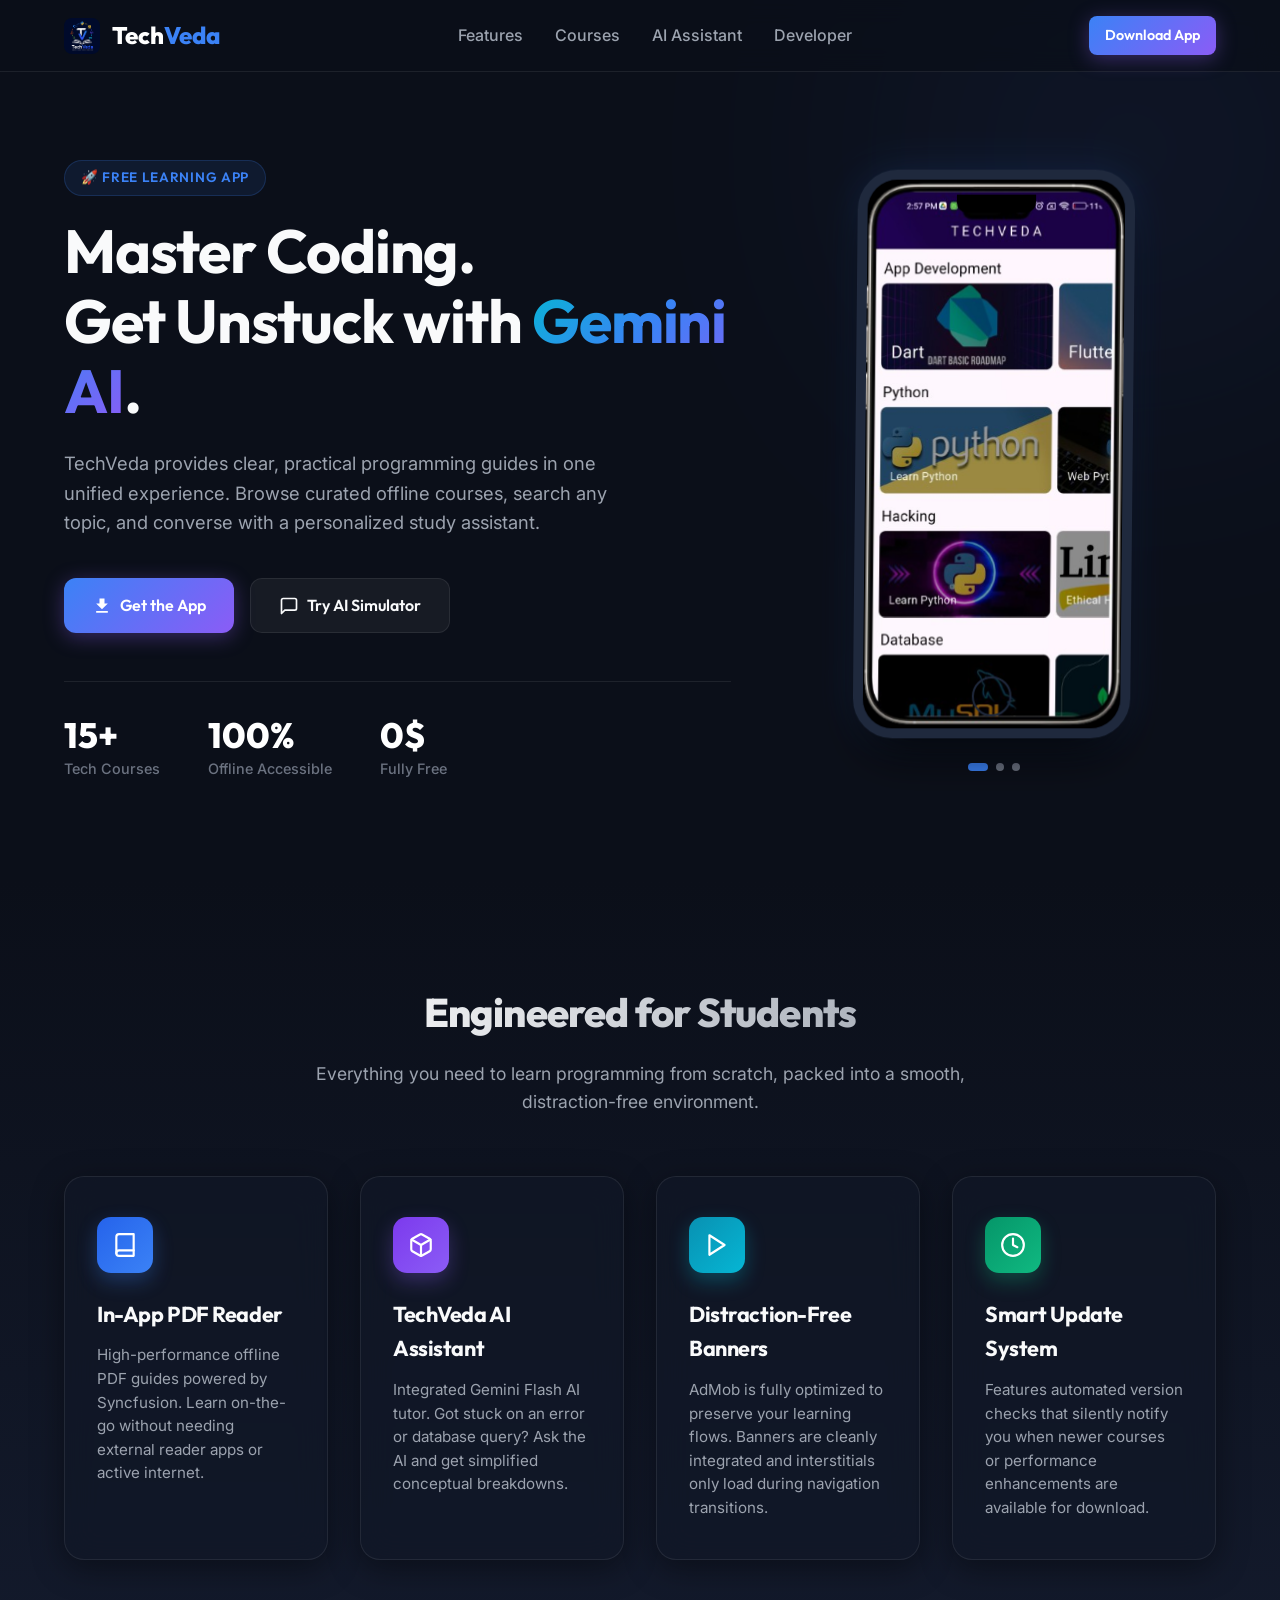
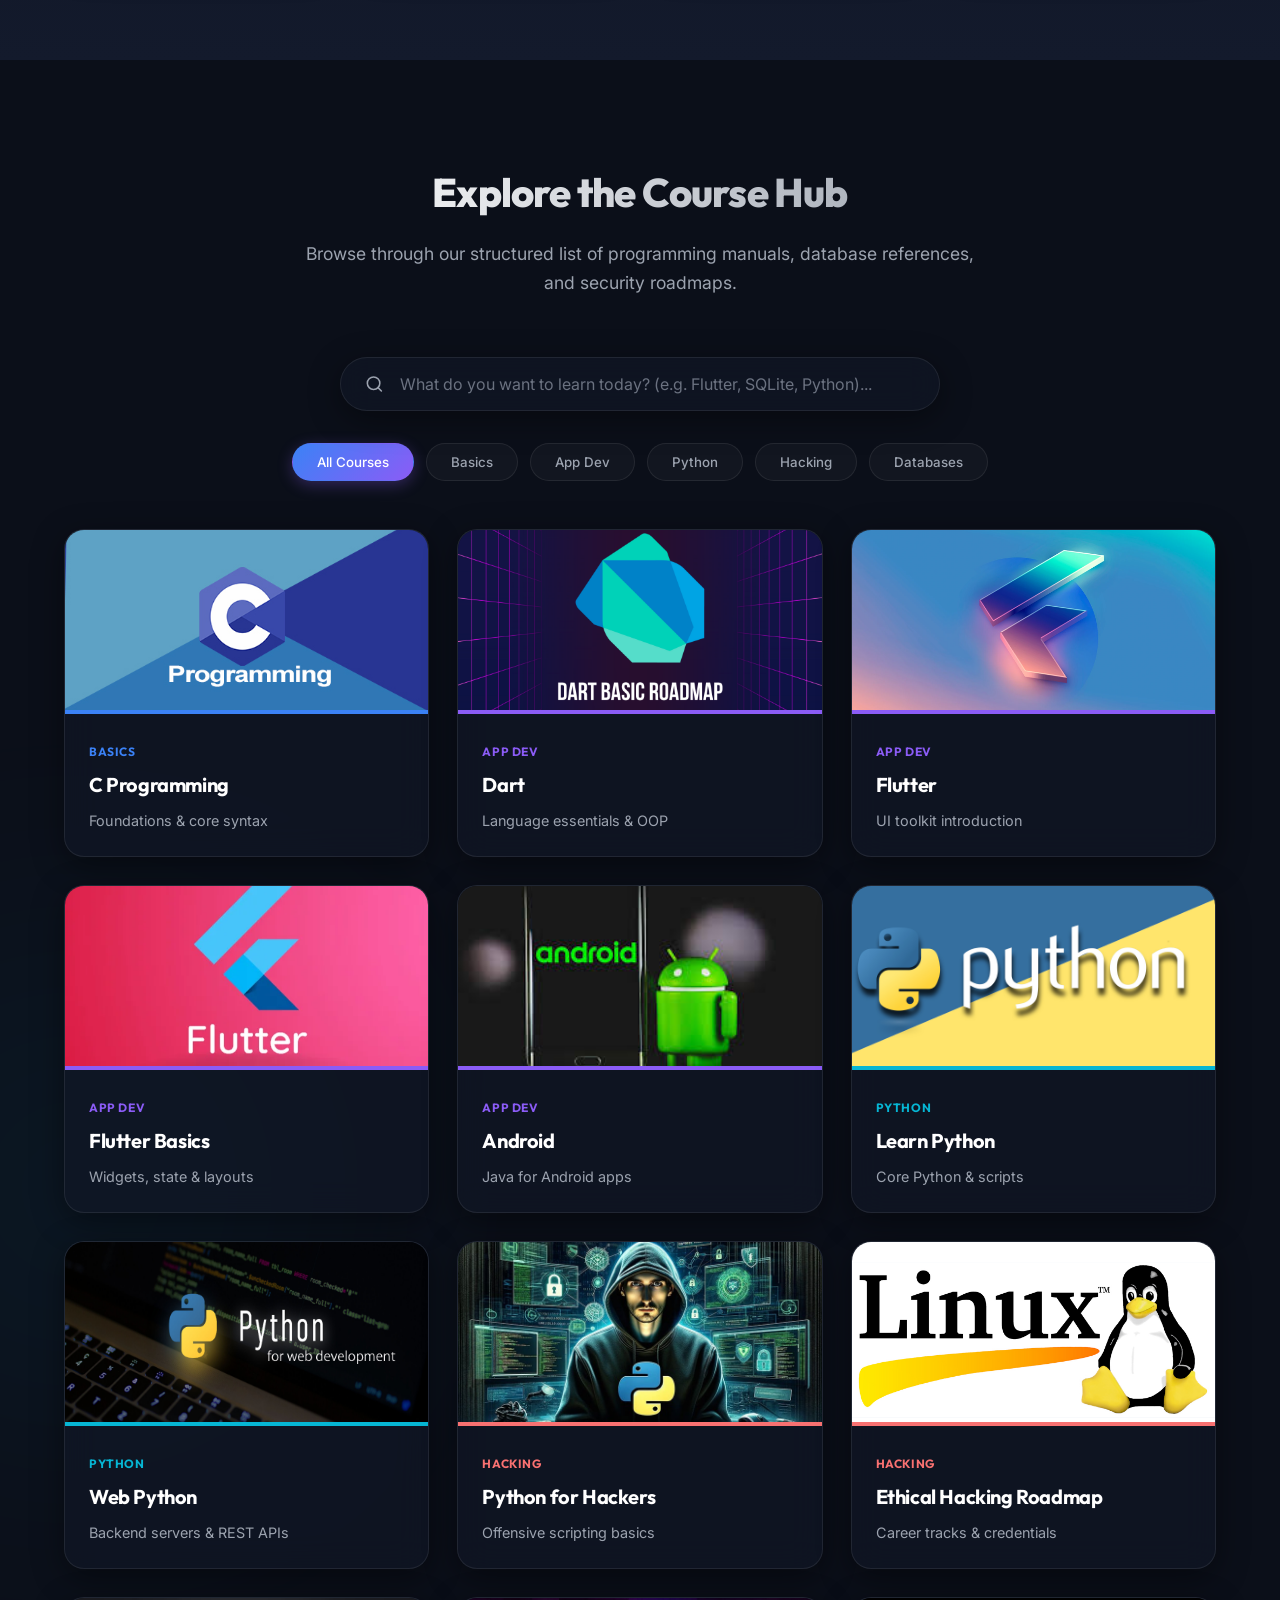
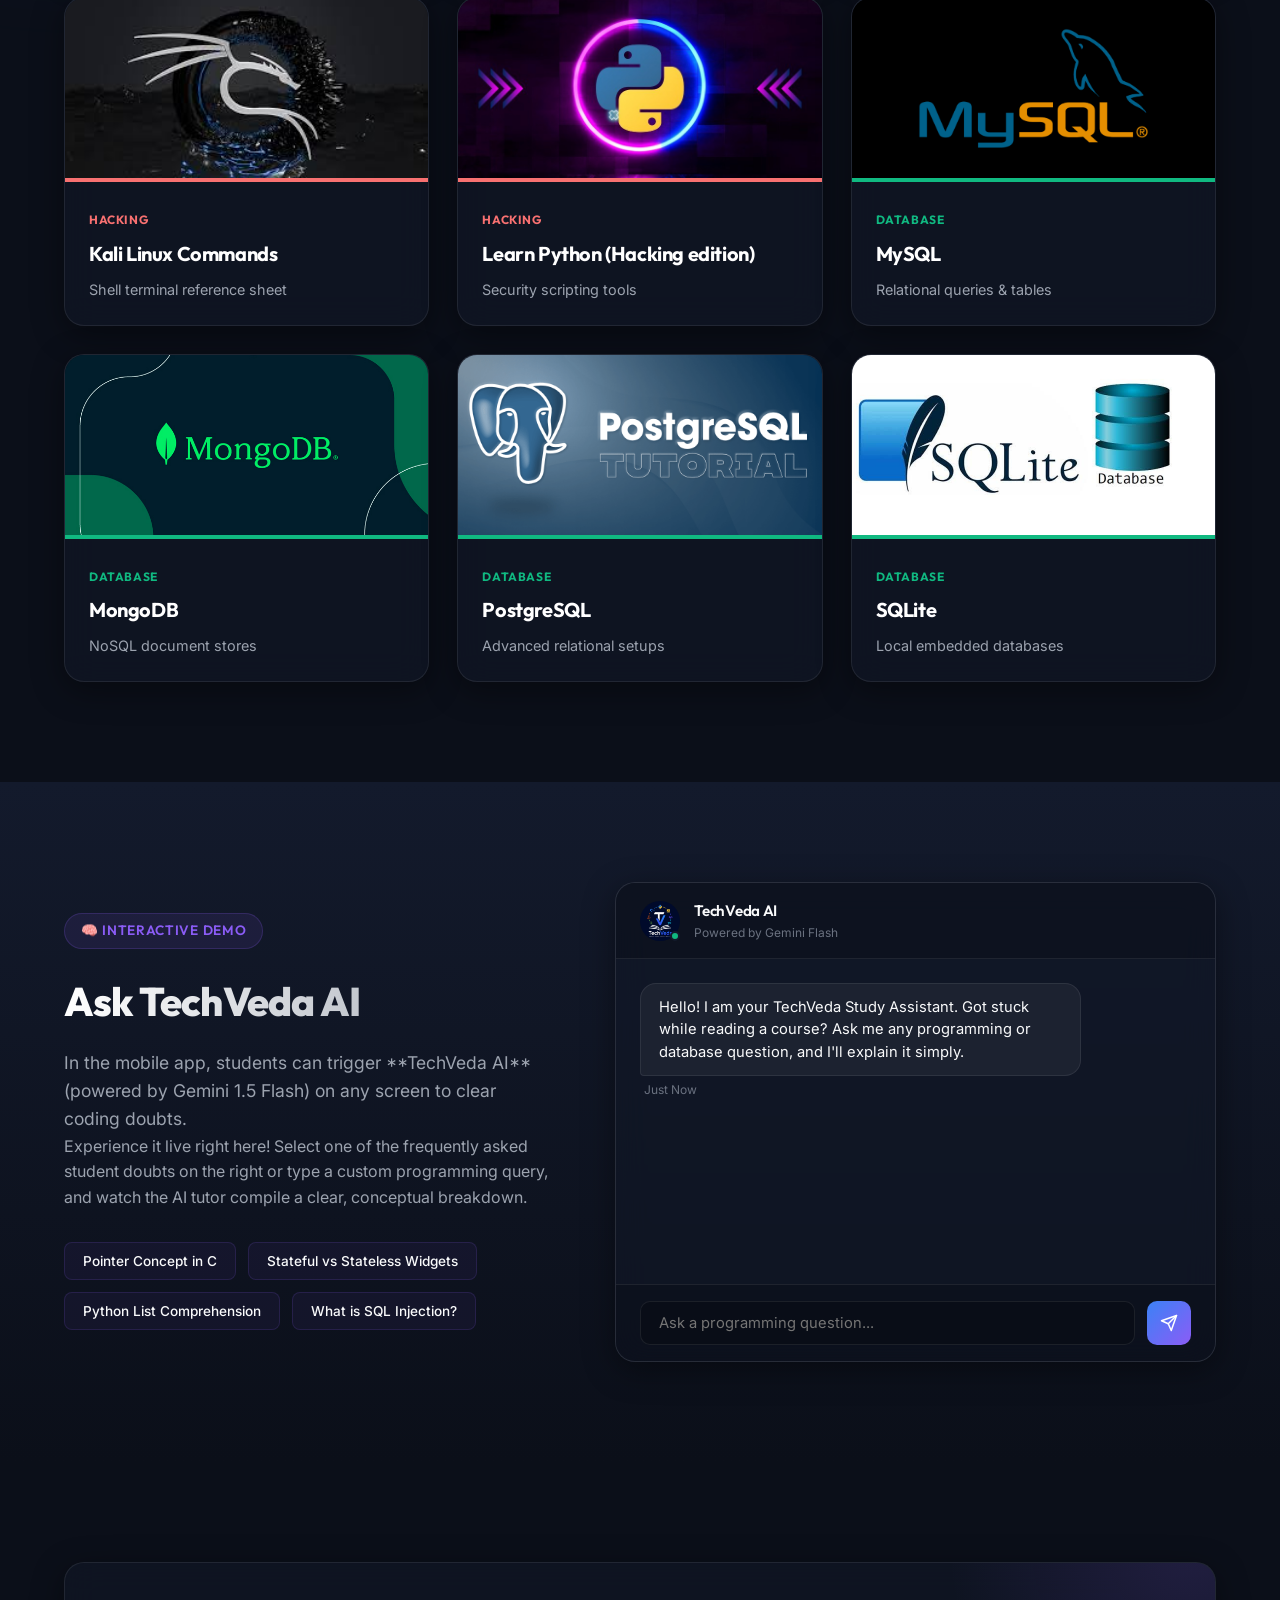
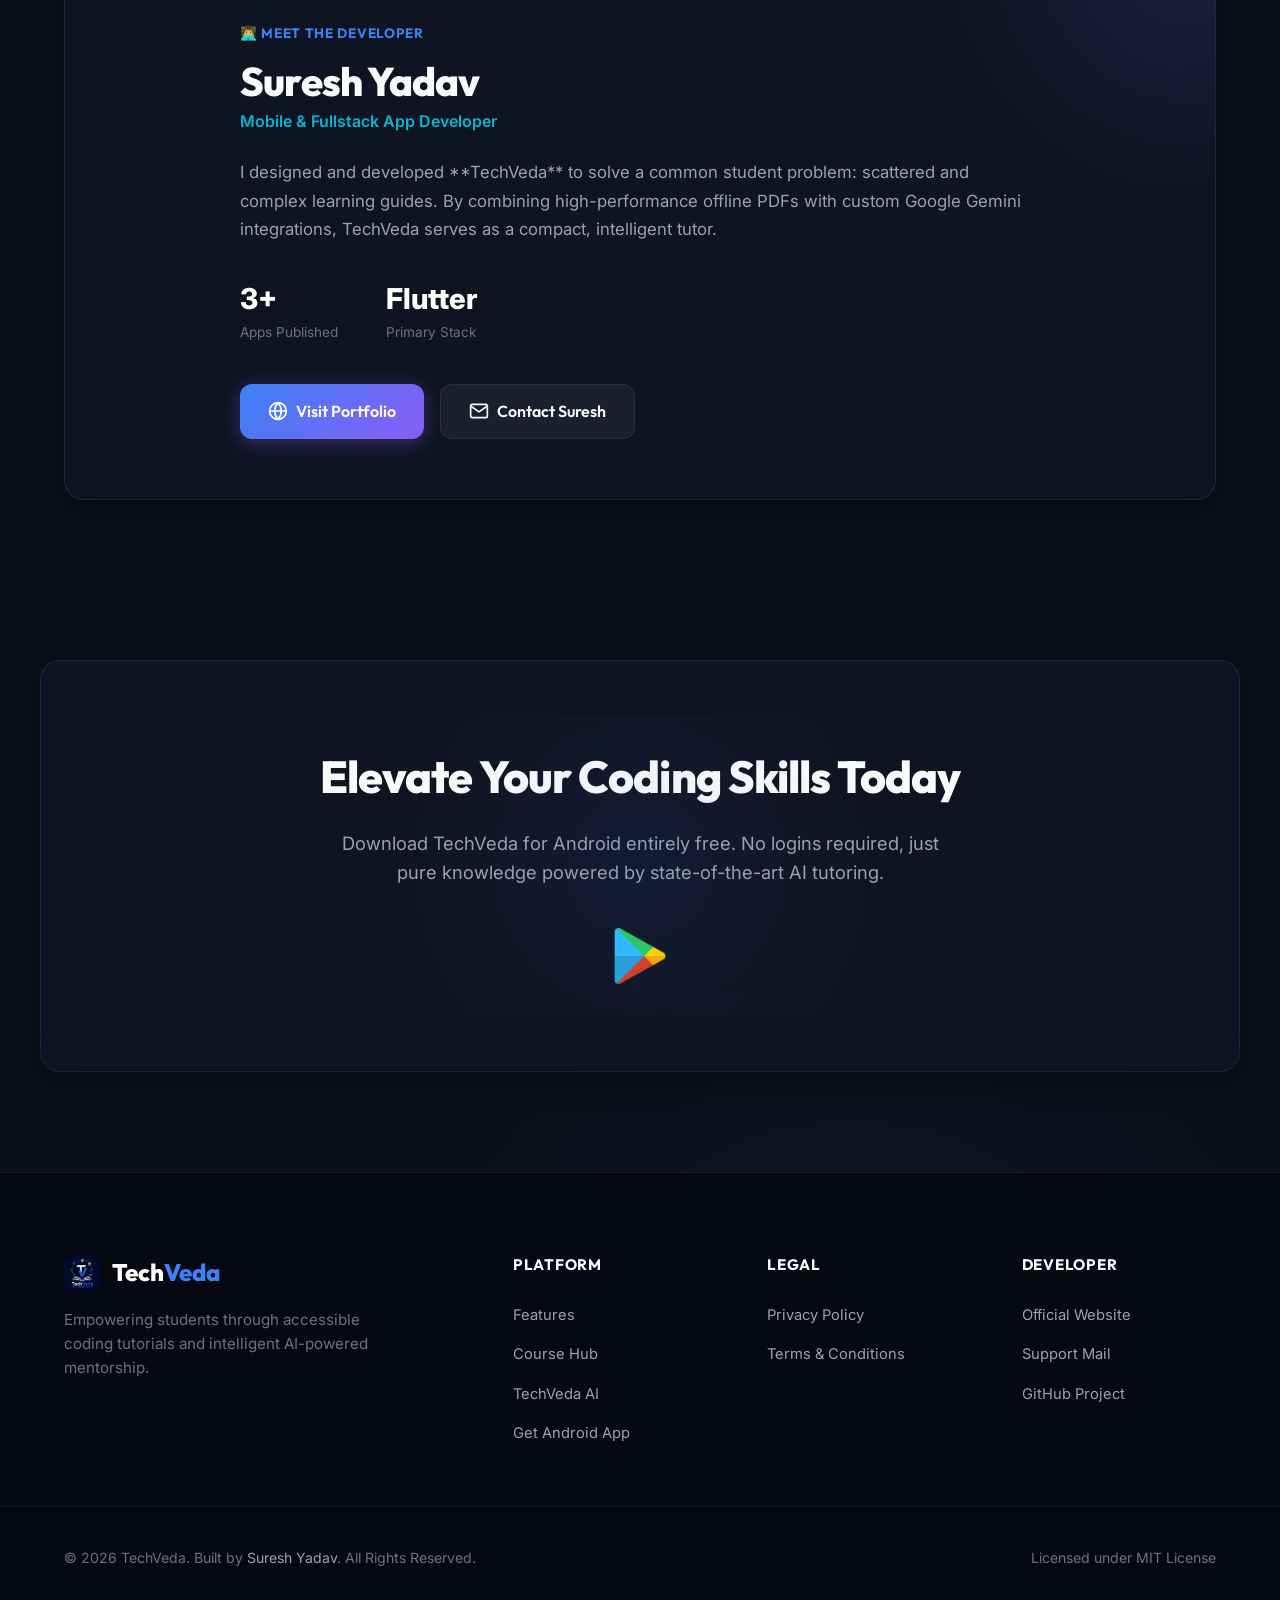
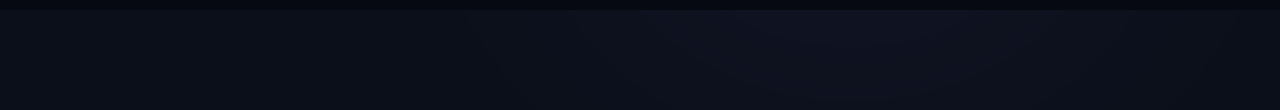
<file: website/index.html>
<!DOCTYPE html>
<html lang="en">
<head>
    <meta charset="UTF-8">
    <meta name="viewport" content="width=device-width, initial-scale=1.0">
    <title>TechVeda | Master Programming & Learn with AI</title>
    <meta name="description" content="TechVeda is a free learning app for students featuring clear programming guides, interactive offline course PDFs, and Gemini-powered AI tutoring. Built by Suresh Yadav.">
    <!-- Google Fonts -->
    <link rel="preconnect" href="https://fonts.googleapis.com">
    <link rel="preconnect" href="https://fonts.gstatic.com" crossorigin>
    <link href="https://fonts.googleapis.com/css2?family=Inter:wght@300;400;500;600;700&family=Outfit:wght@400;500;600;700;800&display=swap" rel="stylesheet">
    <!-- Custom CSS -->
    <link rel="stylesheet" href="css/style.css">
    <!-- Favicon -->
    <link rel="icon" type="image/png" href="assets/icon.png">
</head>
<body>
    <!-- Background Glowing Orbs -->
    <div class="glow-orb orb-1"></div>
    <div class="glow-orb orb-2"></div>
    <div class="glow-orb orb-3"></div>

    <!-- Navigation Header -->
    <header id="header" class="glass-nav">
        <div class="nav-container">
            <a href="#" class="nav-logo">
                <img src="assets/icon.png" alt="TechVeda Logo" class="logo-img">
                <span class="logo-text">Tech<span>Veda</span></span>
            </a>
            
            <nav class="nav-menu" id="nav-menu">
                <ul>
                    <li><a href="#features" class="nav-link active">Features</a></li>
                    <li><a href="#courses" class="nav-link">Courses</a></li>
                    <li><a href="#ai-assistant" class="nav-link">AI Assistant</a></li>
                    <li><a href="#developer" class="nav-link">Developer</a></li>
                </ul>
            </nav>

            <div class="nav-actions">
                <a href="#download" class="btn btn-primary btn-sm">Download App</a>
                <button class="menu-toggle" id="menu-toggle" aria-label="Toggle Menu">
                    <span class="bar"></span>
                    <span class="bar"></span>
                    <span class="bar"></span>
                </button>
            </div>
        </div>
    </header>

    <!-- Hero Section -->
    <section class="hero-section" id="hero">
        <div class="container hero-grid">
            <div class="hero-content">
                <div class="badge">🚀 Free Learning App</div>
                <h1 class="hero-title">Master Coding. <br>Get Unstuck with <span class="gradient-text">Gemini AI</span>.</h1>
                <p class="hero-subtitle">
                    TechVeda provides clear, practical programming guides in one unified experience. Browse curated offline courses, search any topic, and converse with a personalized study assistant.
                </p>
                <div class="hero-actions">
                    <a href="#download" class="btn btn-primary">
                        <svg class="btn-icon" viewBox="0 0 24 24" fill="currentColor">
                            <path d="M5,20H19V18H5M19,9H15V3H9V9H5L12,16L19,9Z" />
                        </svg>
                        Get the App
                    </a>
                    <a href="#ai-assistant" class="btn btn-secondary">
                        <svg class="btn-icon" viewBox="0 0 24 24" fill="none" stroke="currentColor" stroke-width="2" stroke-linecap="round" stroke-linejoin="round">
                            <path d="M21 15a2 2 0 0 1-2 2H7l-4 4V5a2 2 0 0 1 2-2h14a2 2 0 0 1 2 2z"></path>
                        </svg>
                        Try AI Simulator
                    </a>
                </div>
                <div class="hero-stats">
                    <div class="stat-item">
                        <span class="stat-number">15+</span>
                        <span class="stat-label">Tech Courses</span>
                    </div>
                    <div class="stat-item">
                        <span class="stat-number">100%</span>
                        <span class="stat-label">Offline Accessible</span>
                    </div>
                    <div class="stat-item">
                        <span class="stat-number">0$</span>
                        <span class="stat-label">Fully Free</span>
                    </div>
                </div>
            </div>

            <!-- Hero Phone Mockup -->
            <div class="hero-showcase">
                <div class="phone-mockup-wrapper">
                    <div class="phone-mockup">
                        <div class="phone-screen">
                            <div class="carousel-container">
                                <img src="assets/screens/screen1.png" alt="TechVeda Screen 1" class="screen-img active">
                                <img src="assets/screens/screen2.png" alt="TechVeda Screen 2" class="screen-img">
                                <img src="assets/screens/screen3.png" alt="TechVeda Screen 3" class="screen-img">
                            </div>
                        </div>
                        <div class="phone-speaker"></div>
                        <div class="phone-button"></div>
                    </div>
                    <div class="screen-indicators">
                        <span class="indicator active" data-slide="0"></span>
                        <span class="indicator" data-slide="1"></span>
                        <span class="indicator" data-slide="2"></span>
                    </div>
                </div>
            </div>
        </div>
    </section>

    <!-- Features Section -->
    <section class="features-section" id="features">
        <div class="container">
            <div class="section-header">
                <h2 class="section-title">Engineered for Students</h2>
                <p class="section-subtitle">Everything you need to learn programming from scratch, packed into a smooth, distraction-free environment.</p>
            </div>
            
            <div class="features-grid">
                <!-- Feature 1 -->
                <div class="feature-card glass-card">
                    <div class="feature-icon bg-blue">
                        <svg viewBox="0 0 24 24" fill="none" stroke="currentColor" stroke-width="2" stroke-linecap="round" stroke-linejoin="round">
                            <path d="M4 19.5A2.5 2.5 0 0 1 6.5 17H20"></path>
                            <path d="M6.5 2H20v20H6.5A2.5 2.5 0 0 1 4 19.5v-15A2.5 2.5 0 0 1 6.5 2z"></path>
                        </svg>
                    </div>
                    <h3 class="feature-title">In-App PDF Reader</h3>
                    <p class="feature-text">High-performance offline PDF guides powered by Syncfusion. Learn on-the-go without needing external reader apps or active internet.</p>
                </div>

                <!-- Feature 2 -->
                <div class="feature-card glass-card">
                    <div class="feature-icon bg-purple">
                        <svg viewBox="0 0 24 24" fill="none" stroke="currentColor" stroke-width="2" stroke-linecap="round" stroke-linejoin="round">
                            <path d="M21 16V8a2 2 0 0 0-1-1.73l-7-4a2 2 0 0 0-2 0l-7 4A2 2 0 0 0 3 8v8a2 2 0 0 0 1 1.73l7 4a2 2 0 0 0 2 0l7-4A2 2 0 0 0 21 16z"></path>
                            <polyline points="3.27 6.96 12 12.01 20.73 6.96"></polyline>
                            <line x1="12" y1="22.08" x2="12" y2="12"></line>
                        </svg>
                    </div>
                    <h3 class="feature-title">TechVeda AI Assistant</h3>
                    <p class="feature-text">Integrated Gemini Flash AI tutor. Got stuck on an error or database query? Ask the AI and get simplified conceptual breakdowns.</p>
                </div>

                <!-- Feature 3 -->
                <div class="feature-card glass-card">
                    <div class="feature-icon bg-cyan">
                        <svg viewBox="0 0 24 24" fill="none" stroke="currentColor" stroke-width="2" stroke-linecap="round" stroke-linejoin="round">
                            <polygon points="5 3 19 12 5 21 5 3"></polygon>
                        </svg>
                    </div>
                    <h3 class="feature-title">Distraction-Free Banners</h3>
                    <p class="feature-text">AdMob is fully optimized to preserve your learning flows. Banners are cleanly integrated and interstitials only load during navigation transitions.</p>
                </div>

                <!-- Feature 4 -->
                <div class="feature-card glass-card">
                    <div class="feature-icon bg-green">
                        <svg viewBox="0 0 24 24" fill="none" stroke="currentColor" stroke-width="2" stroke-linecap="round" stroke-linejoin="round">
                            <circle cx="12" cy="12" r="10"></circle>
                            <polyline points="12 6 12 12 16 14"></polyline>
                        </svg>
                    </div>
                    <h3 class="feature-title">Smart Update System</h3>
                    <p class="feature-text">Features automated version checks that silently notify you when newer courses or performance enhancements are available for download.</p>
                </div>
            </div>
        </div>
    </section>

    <!-- Course Library Section -->
    <section class="courses-section" id="courses">
        <div class="container">
            <div class="section-header">
                <h2 class="section-title">Explore the Course Hub</h2>
                <p class="section-subtitle">Browse through our structured list of programming manuals, database references, and security roadmaps.</p>
            </div>

            <!-- Interactive Filters -->
            <div class="courses-filter-wrapper">
                <div class="search-box glass-card">
                    <svg class="search-icon" viewBox="0 0 24 24" fill="none" stroke="currentColor" stroke-width="2" stroke-linecap="round" stroke-linejoin="round">
                        <circle cx="11" cy="11" r="8"></circle>
                        <line x1="21" y1="21" x2="16.65" y2="16.65"></line>
                    </svg>
                    <input type="text" id="course-search" placeholder="What do you want to learn today? (e.g. Flutter, SQLite, Python)...">
                </div>

                <div class="filter-pills" id="filter-pills">
                    <button class="pill active" data-category="all">All Courses</button>
                    <button class="pill" data-category="basics">Basics</button>
                    <button class="pill" data-category="app_dev">App Dev</button>
                    <button class="pill" data-category="python">Python</button>
                    <button class="pill" data-category="hacking">Hacking</button>
                    <button class="pill" data-category="database">Databases</button>
                </div>
            </div>

            <!-- Dynamic Courses Grid -->
            <div class="courses-grid-container" id="courses-grid">
                <!-- Injected via JavaScript -->
            </div>
        </div>
    </section>

    <!-- Gemini AI Simulator Section -->
    <section class="ai-section" id="ai-assistant">
        <div class="container ai-grid">
            <div class="ai-content">
                <div class="badge bg-purple-badge">🧠 Interactive Demo</div>
                <h2 class="section-title">Ask TechVeda AI</h2>
                <p class="section-subtitle">
                    In the mobile app, students can trigger **TechVeda AI** (powered by Gemini 1.5 Flash) on any screen to clear coding doubts.
                </p>
                <p class="ai-description-text">
                    Experience it live right here! Select one of the frequently asked student doubts on the right or type a custom programming query, and watch the AI tutor compile a clear, conceptual breakdown.
                </p>

                <!-- Custom doubt buttons -->
                <div class="prompt-chips">
                    <button class="chip" data-prompt="explain-pointers">Pointer Concept in C</button>
                    <button class="chip" data-prompt="flutter-state">Stateful vs Stateless Widgets</button>
                    <button class="chip" data-prompt="python-comprehension">Python List Comprehension</button>
                    <button class="chip" data-prompt="sql-injection">What is SQL Injection?</button>
                </div>
            </div>

            <!-- Interactive Chat Simulator -->
            <div class="chat-wrapper glass-card">
                <div class="chat-header">
                    <div class="bot-avatar">
                        <img src="assets/icon.png" alt="TechVeda Bot Icon">
                        <div class="online-indicator"></div>
                    </div>
                    <div class="bot-info">
                        <h4 class="bot-name">TechVeda AI</h4>
                        <span class="bot-status">Powered by Gemini Flash</span>
                    </div>
                </div>
                
                <div class="chat-messages" id="chat-messages">
                    <div class="message received">
                        <div class="message-text">
                            Hello! I am your TechVeda Study Assistant. Got stuck while reading a course? Ask me any programming or database question, and I'll explain it simply.
                        </div>
                        <span class="message-time">Just Now</span>
                    </div>
                </div>

                <div class="chat-typing-indicator" id="typing-indicator">
                    <span></span>
                    <span></span>
                    <span></span>
                </div>

                <form class="chat-input-area" id="chat-form">
                    <input type="text" id="chat-input" placeholder="Ask a programming question..." required autocomplete="off">
                    <button type="submit" class="send-btn" aria-label="Send Message">
                        <svg viewBox="0 0 24 24" fill="none" stroke="currentColor" stroke-width="2" stroke-linecap="round" stroke-linejoin="round">
                            <line x1="22" y1="2" x2="11" y2="13"></line>
                            <polygon points="22 2 15 22 11 13 2 9 22 2"></polygon>
                        </svg>
                    </button>
                </form>
            </div>
        </div>
    </section>

    <!-- Developer Section -->
    <section class="developer-section" id="developer">
        <div class="container">
            <div class="glass-card developer-card-wrapper">
                <div class="dev-glow-gradient"></div>
                <div class="developer-content-grid">
                    <div class="developer-details">
                        <div class="dev-badge">👨‍💻 Meet the Developer</div>
                        <h2 class="dev-name">Suresh Yadav</h2>
                        <span class="dev-role">Mobile & Fullstack App Developer</span>
                        
                        <p class="dev-bio">
                            I designed and developed **TechVeda** to solve a common student problem: scattered and complex learning guides. By combining high-performance offline PDFs with custom Google Gemini integrations, TechVeda serves as a compact, intelligent tutor.
                        </p>
                        
                        <div class="dev-stats">
                            <div class="dev-stat">
                                <span class="dev-stat-num">3+</span>
                                <span class="dev-stat-label">Apps Published</span>
                            </div>
                            <div class="dev-stat">
                                <span class="dev-stat-num">Flutter</span>
                                <span class="dev-stat-label">Primary Stack</span>
                            </div>
                        </div>

                        <div class="developer-actions">
                            <a href="http://sureshyadav.info.np" target="_blank" rel="noopener noreferrer" class="btn btn-primary">
                                <svg class="btn-icon" viewBox="0 0 24 24" fill="none" stroke="currentColor" stroke-width="2" stroke-linecap="round" stroke-linejoin="round">
                                    <circle cx="12" cy="12" r="10"></circle>
                                    <line x1="2" y1="12" x2="22" y2="12"></line>
                                    <path d="M12 2a15.3 15.3 0 0 1 4 10 15.3 15.3 0 0 1-4 10 15.3 15.3 0 0 1-4-10 15.3 15.3 0 0 1 4-10z"></path>
                                </svg>
                                Visit Portfolio
                            </a>
                            <a href="mailto:sureshyadav.info.np@gmail.com" class="btn btn-secondary">
                                <svg class="btn-icon" viewBox="0 0 24 24" fill="none" stroke="currentColor" stroke-width="2" stroke-linecap="round" stroke-linejoin="round">
                                    <path d="M4 4h16c1.1 0 2 .9 2 2v12c0 1.1-.9 2-2 2H4c-1.1 0-2-.9-2-2V6c0-1.1.9-2 2-2z"></path>
                                    <polyline points="22,6 12,13 2,6"></polyline>
                                </svg>
                                Contact Suresh
                            </a>
                        </div>
                    </div>
                </div>
            </div>
        </div>
    </section>

    <!-- Download Call To Action (CTA) -->
    <section class="download-section" id="download">
        <div class="container glass-card download-card">
            <div class="download-glow"></div>
            <div class="download-content">
                <h2 class="download-title">Elevate Your Coding Skills Today</h2>
                <p class="download-subtitle">Download TechVeda for Android entirely free. No logins required, just pure knowledge powered by state-of-the-art AI tutoring.</p>
                <div class="download-buttons">
                    <a href="https://play.google.com/store/apps/developer?id=Suresh+Yadav" target="_blank" rel="noopener noreferrer" class="playstore-btn">
                        <img src="assets/playstore.png" alt="Get it on Google Play Store" class="playstore-img">
                    </a>
                </div>
            </div>
        </div>
    </section>

    <!-- Footer -->
    <footer class="footer">
        <div class="container footer-grid">
            <div class="footer-brand">
                <a href="#" class="nav-logo">
                    <img src="assets/icon.png" alt="TechVeda Logo" class="logo-img">
                    <span class="logo-text">Tech<span>Veda</span></span>
                </a>
                <p class="footer-desc">Empowering students through accessible coding tutorials and intelligent AI-powered mentorship.</p>
            </div>
            
            <div class="footer-links">
                <h4>Platform</h4>
                <ul>
                    <li><a href="#features">Features</a></li>
                    <li><a href="#courses">Course Hub</a></li>
                    <li><a href="#ai-assistant">TechVeda AI</a></li>
                    <li><a href="#download">Get Android App</a></li>
                </ul>
            </div>

            <div class="footer-links">
                <h4>Legal</h4>
                <ul>
                    <li><a href="privacy.html">Privacy Policy</a></li>
                    <li><a href="terms.html">Terms & Conditions</a></li>
                </ul>
            </div>
 
            <div class="footer-links">
                <h4>Developer</h4>
                <ul>
                    <li><a href="http://sureshyadav.info.np" target="_blank" rel="noopener">Official Website</a></li>
                    <li><a href="mailto:sureshyadav.info.np@gmail.com">Support Mail</a></li>
                    <li><a href="https://github.com/0sureshyadav0/techVeda" target="_blank" rel="noopener">GitHub Project</a></li>
                </ul>
            </div>
        </div>

        <div class="footer-bottom">
            <div class="container footer-bottom-flex">
                <p class="copyright">&copy; 2026 TechVeda. Built by <a href="http://sureshyadav.info.np" target="_blank" rel="noopener">Suresh Yadav</a>. All Rights Reserved.</p>
                <p class="mit-license">Licensed under MIT License</p>
            </div>
        </div>
    </footer>

    <!-- Custom JS -->
    <script src="js/main.js"></script>
</body>
</html>
</file>
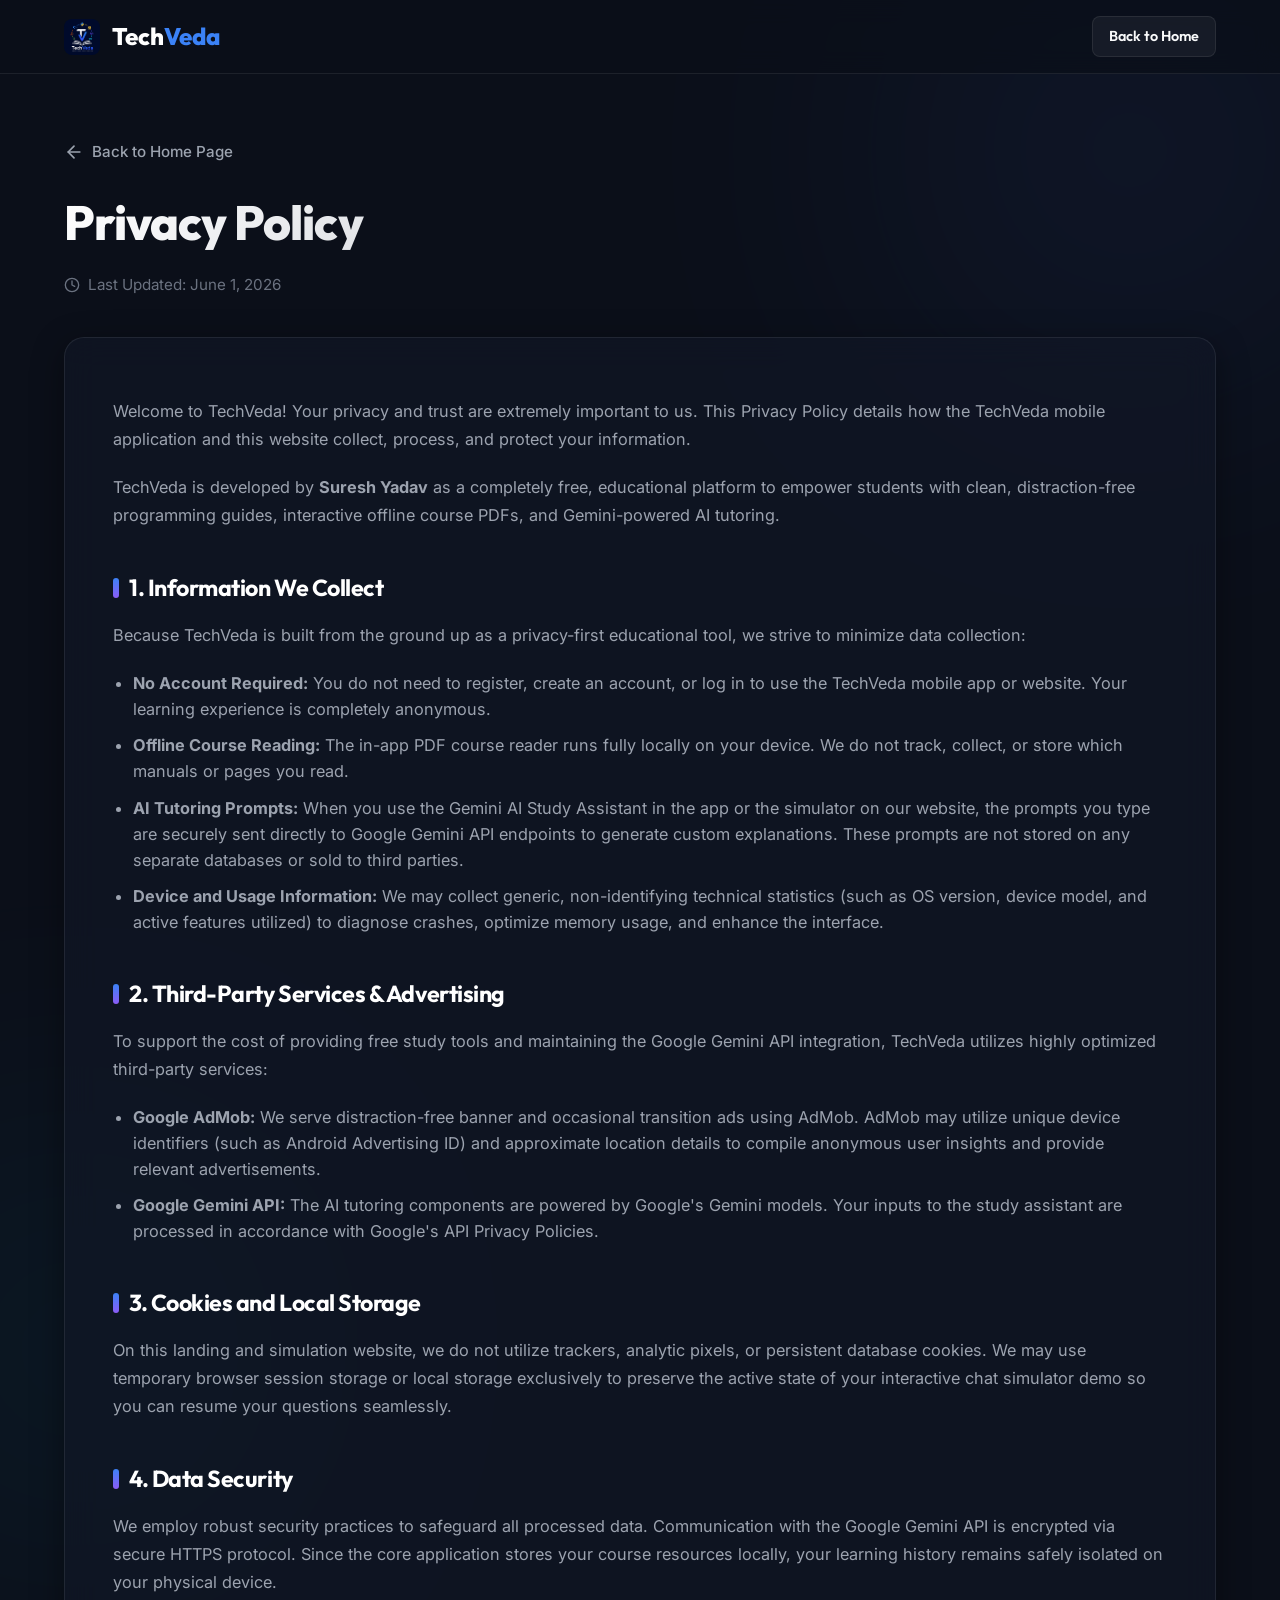
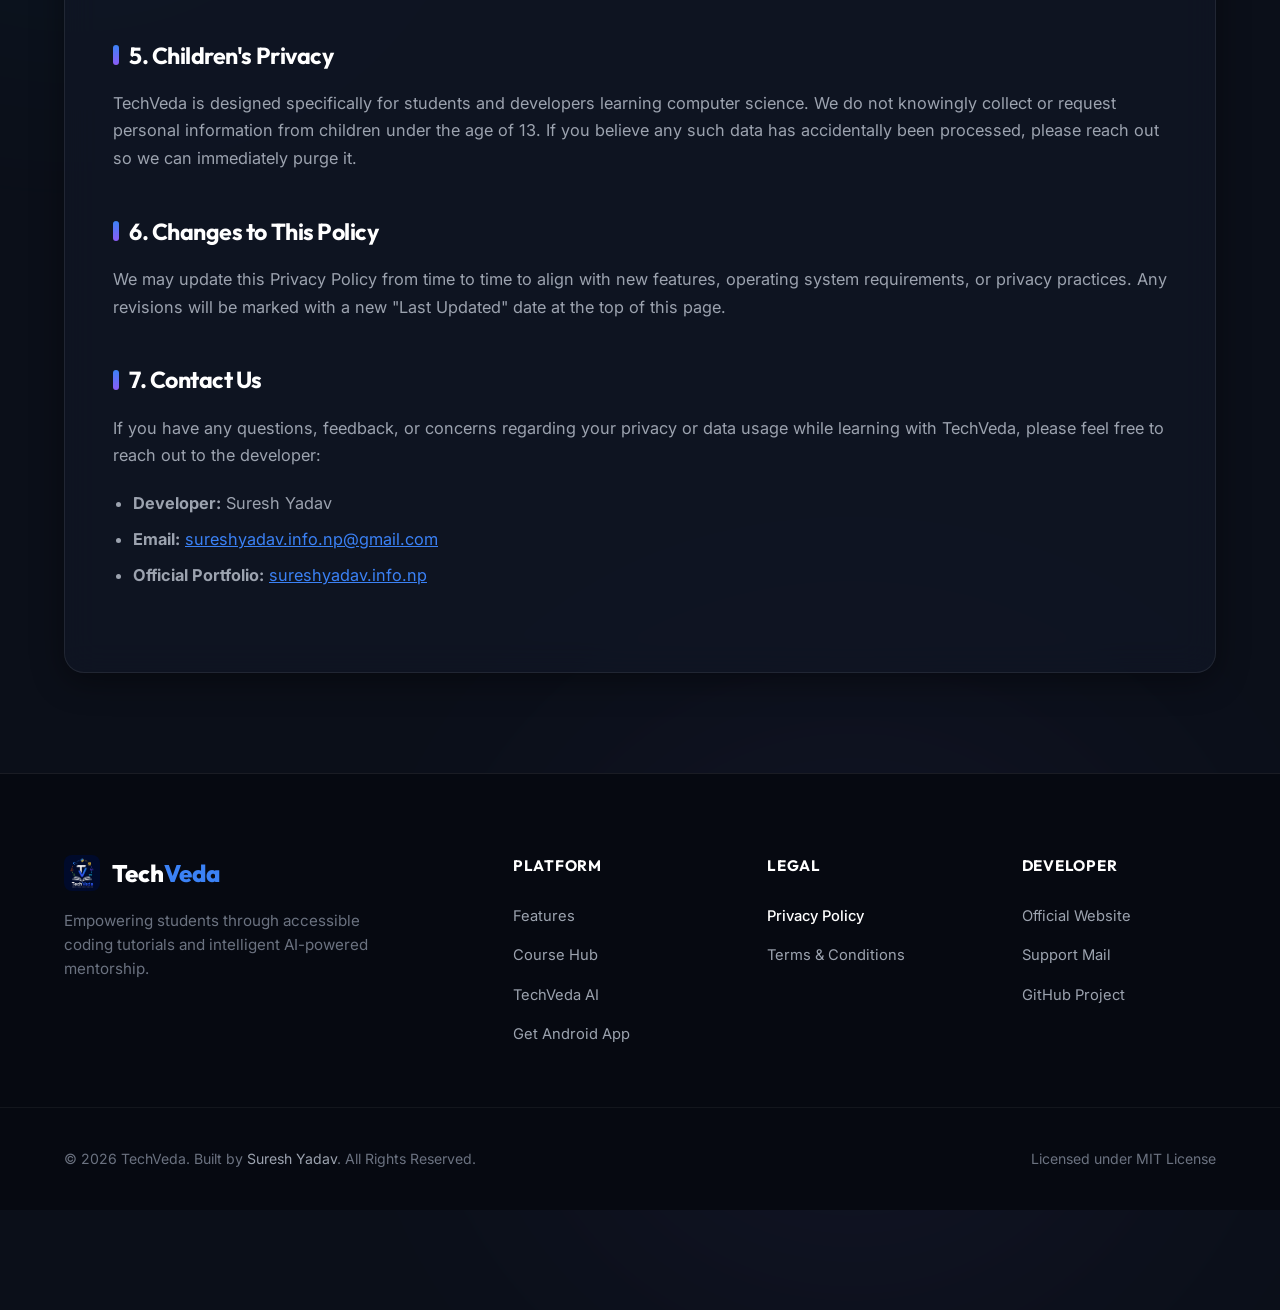
<file: website/privacy.html>
<!DOCTYPE html>
<html lang="en">
<head>
    <meta charset="UTF-8">
    <meta name="viewport" content="width=device-width, initial-scale=1.0">
    <title>Privacy Policy | TechVeda</title>
    <meta name="description" content="Privacy Policy for TechVeda free learning mobile application and simulator website. Understand how we protect your data.">
    <!-- Google Fonts -->
    <link rel="preconnect" href="https://fonts.googleapis.com">
    <link rel="preconnect" href="https://fonts.gstatic.com" crossorigin>
    <link href="https://fonts.googleapis.com/css2?family=Inter:wght@300;400;500;600;700&family=Outfit:wght@400;500;600;700;800&display=swap" rel="stylesheet">
    <!-- Custom CSS -->
    <link rel="stylesheet" href="css/style.css">
    <!-- Favicon -->
    <link rel="icon" type="image/png" href="assets/icon.png">
</head>
<body>
    <!-- Background Glowing Orbs -->
    <div class="glow-orb orb-1"></div>
    <div class="glow-orb orb-2"></div>
    <div class="glow-orb orb-3"></div>

    <!-- Navigation Header -->
    <header id="header" class="glass-nav">
        <div class="nav-container">
            <a href="index.html" class="nav-logo">
                <img src="assets/icon.png" alt="TechVeda Logo" class="logo-img">
                <span class="logo-text">Tech<span>Veda</span></span>
            </a>
            
            <div class="nav-actions">
                <a href="index.html" class="btn btn-secondary btn-sm">Back to Home</a>
            </div>
        </div>
    </header>

    <!-- Main Content Section -->
    <section class="legal-section">
        <div class="container">
            <a href="index.html" class="back-home-btn">
                <svg width="20" height="20" viewBox="0 0 24 24" fill="none" stroke="currentColor" stroke-width="2" stroke-linecap="round" stroke-linejoin="round">
                    <line x1="19" y1="12" x2="5" y2="12"></line>
                    <polyline points="12 19 5 12 12 5"></polyline>
                </svg>
                Back to Home Page
            </a>
            
            <h1 class="legal-title">Privacy Policy</h1>
            <div class="legal-meta">
                <svg width="16" height="16" viewBox="0 0 24 24" fill="none" stroke="currentColor" stroke-width="2" stroke-linecap="round" stroke-linejoin="round">
                    <circle cx="12" cy="12" r="10"></circle>
                    <polyline points="12 6 12 12 16 14"></polyline>
                </svg>
                <span>Last Updated: June 1, 2026</span>
            </div>

            <div class="glass-card legal-card legal-content">
                <p>
                    Welcome to TechVeda! Your privacy and trust are extremely important to us. This Privacy Policy details how the TechVeda mobile application and this website collect, process, and protect your information. 
                </p>
                <p>
                    TechVeda is developed by <strong>Suresh Yadav</strong> as a completely free, educational platform to empower students with clean, distraction-free programming guides, interactive offline course PDFs, and Gemini-powered AI tutoring.
                </p>

                <h3>1. Information We Collect</h3>
                <p>
                    Because TechVeda is built from the ground up as a privacy-first educational tool, we strive to minimize data collection:
                </p>
                <ul>
                    <li><strong>No Account Required:</strong> You do not need to register, create an account, or log in to use the TechVeda mobile app or website. Your learning experience is completely anonymous.</li>
                    <li><strong>Offline Course Reading:</strong> The in-app PDF course reader runs fully locally on your device. We do not track, collect, or store which manuals or pages you read.</li>
                    <li><strong>AI Tutoring Prompts:</strong> When you use the Gemini AI Study Assistant in the app or the simulator on our website, the prompts you type are securely sent directly to Google Gemini API endpoints to generate custom explanations. These prompts are not stored on any separate databases or sold to third parties.</li>
                    <li><strong>Device and Usage Information:</strong> We may collect generic, non-identifying technical statistics (such as OS version, device model, and active features utilized) to diagnose crashes, optimize memory usage, and enhance the interface.</li>
                </ul>

                <h3>2. Third-Party Services & Advertising</h3>
                <p>
                    To support the cost of providing free study tools and maintaining the Google Gemini API integration, TechVeda utilizes highly optimized third-party services:
                </p>
                <ul>
                    <li><strong>Google AdMob:</strong> We serve distraction-free banner and occasional transition ads using AdMob. AdMob may utilize unique device identifiers (such as Android Advertising ID) and approximate location details to compile anonymous user insights and provide relevant advertisements.</li>
                    <li><strong>Google Gemini API:</strong> The AI tutoring components are powered by Google's Gemini models. Your inputs to the study assistant are processed in accordance with Google's API Privacy Policies.</li>
                </ul>

                <h3>3. Cookies and Local Storage</h3>
                <p>
                    On this landing and simulation website, we do not utilize trackers, analytic pixels, or persistent database cookies. We may use temporary browser session storage or local storage exclusively to preserve the active state of your interactive chat simulator demo so you can resume your questions seamlessly.
                </p>

                <h3>4. Data Security</h3>
                <p>
                    We employ robust security practices to safeguard all processed data. Communication with the Google Gemini API is encrypted via secure HTTPS protocol. Since the core application stores your course resources locally, your learning history remains safely isolated on your physical device.
                </p>

                <h3>5. Children's Privacy</h3>
                <p>
                    TechVeda is designed specifically for students and developers learning computer science. We do not knowingly collect or request personal information from children under the age of 13. If you believe any such data has accidentally been processed, please reach out so we can immediately purge it.
                </p>

                <h3>6. Changes to This Policy</h3>
                <p>
                    We may update this Privacy Policy from time to time to align with new features, operating system requirements, or privacy practices. Any revisions will be marked with a new "Last Updated" date at the top of this page.
                </p>

                <h3>7. Contact Us</h3>
                <p>
                    If you have any questions, feedback, or concerns regarding your privacy or data usage while learning with TechVeda, please feel free to reach out to the developer:
                </p>
                <ul>
                    <li><strong>Developer:</strong> Suresh Yadav</li>
                    <li><strong>Email:</strong> <a href="mailto:sureshyadav.info.np@gmail.com">sureshyadav.info.np@gmail.com</a></li>
                    <li><strong>Official Portfolio:</strong> <a href="http://sureshyadav.info.np" target="_blank" rel="noopener">sureshyadav.info.np</a></li>
                </ul>
            </div>
        </div>
    </section>

    <!-- Footer -->
    <footer class="footer">
        <div class="container footer-grid">
            <div class="footer-brand">
                <a href="index.html" class="nav-logo">
                    <img src="assets/icon.png" alt="TechVeda Logo" class="logo-img">
                    <span class="logo-text">Tech<span>Veda</span></span>
                </a>
                <p class="footer-desc">Empowering students through accessible coding tutorials and intelligent AI-powered mentorship.</p>
            </div>
            
            <div class="footer-links">
                <h4>Platform</h4>
                <ul>
                    <li><a href="index.html#features">Features</a></li>
                    <li><a href="index.html#courses">Course Hub</a></li>
                    <li><a href="index.html#ai-assistant">TechVeda AI</a></li>
                    <li><a href="index.html#download">Get Android App</a></li>
                </ul>
            </div>

            <div class="footer-links">
                <h4>Legal</h4>
                <ul>
                    <li><a href="privacy.html" style="color: white; font-weight: 500;">Privacy Policy</a></li>
                    <li><a href="terms.html">Terms & Conditions</a></li>
                </ul>
            </div>

            <div class="footer-links">
                <h4>Developer</h4>
                <ul>
                    <li><a href="http://sureshyadav.info.np" target="_blank" rel="noopener">Official Website</a></li>
                    <li><a href="mailto:sureshyadav.info.np@gmail.com">Support Mail</a></li>
                    <li><a href="https://github.com/0sureshyadav0/techVeda" target="_blank" rel="noopener">GitHub Project</a></li>
                </ul>
            </div>
        </div>

        <div class="footer-bottom">
            <div class="container footer-bottom-flex">
                <p class="copyright">&copy; 2026 TechVeda. Built by <a href="http://sureshyadav.info.np" target="_blank" rel="noopener">Suresh Yadav</a>. All Rights Reserved.</p>
                <p class="mit-license">Licensed under MIT License</p>
            </div>
        </div>
    </footer>
</body>
</html>
</file>
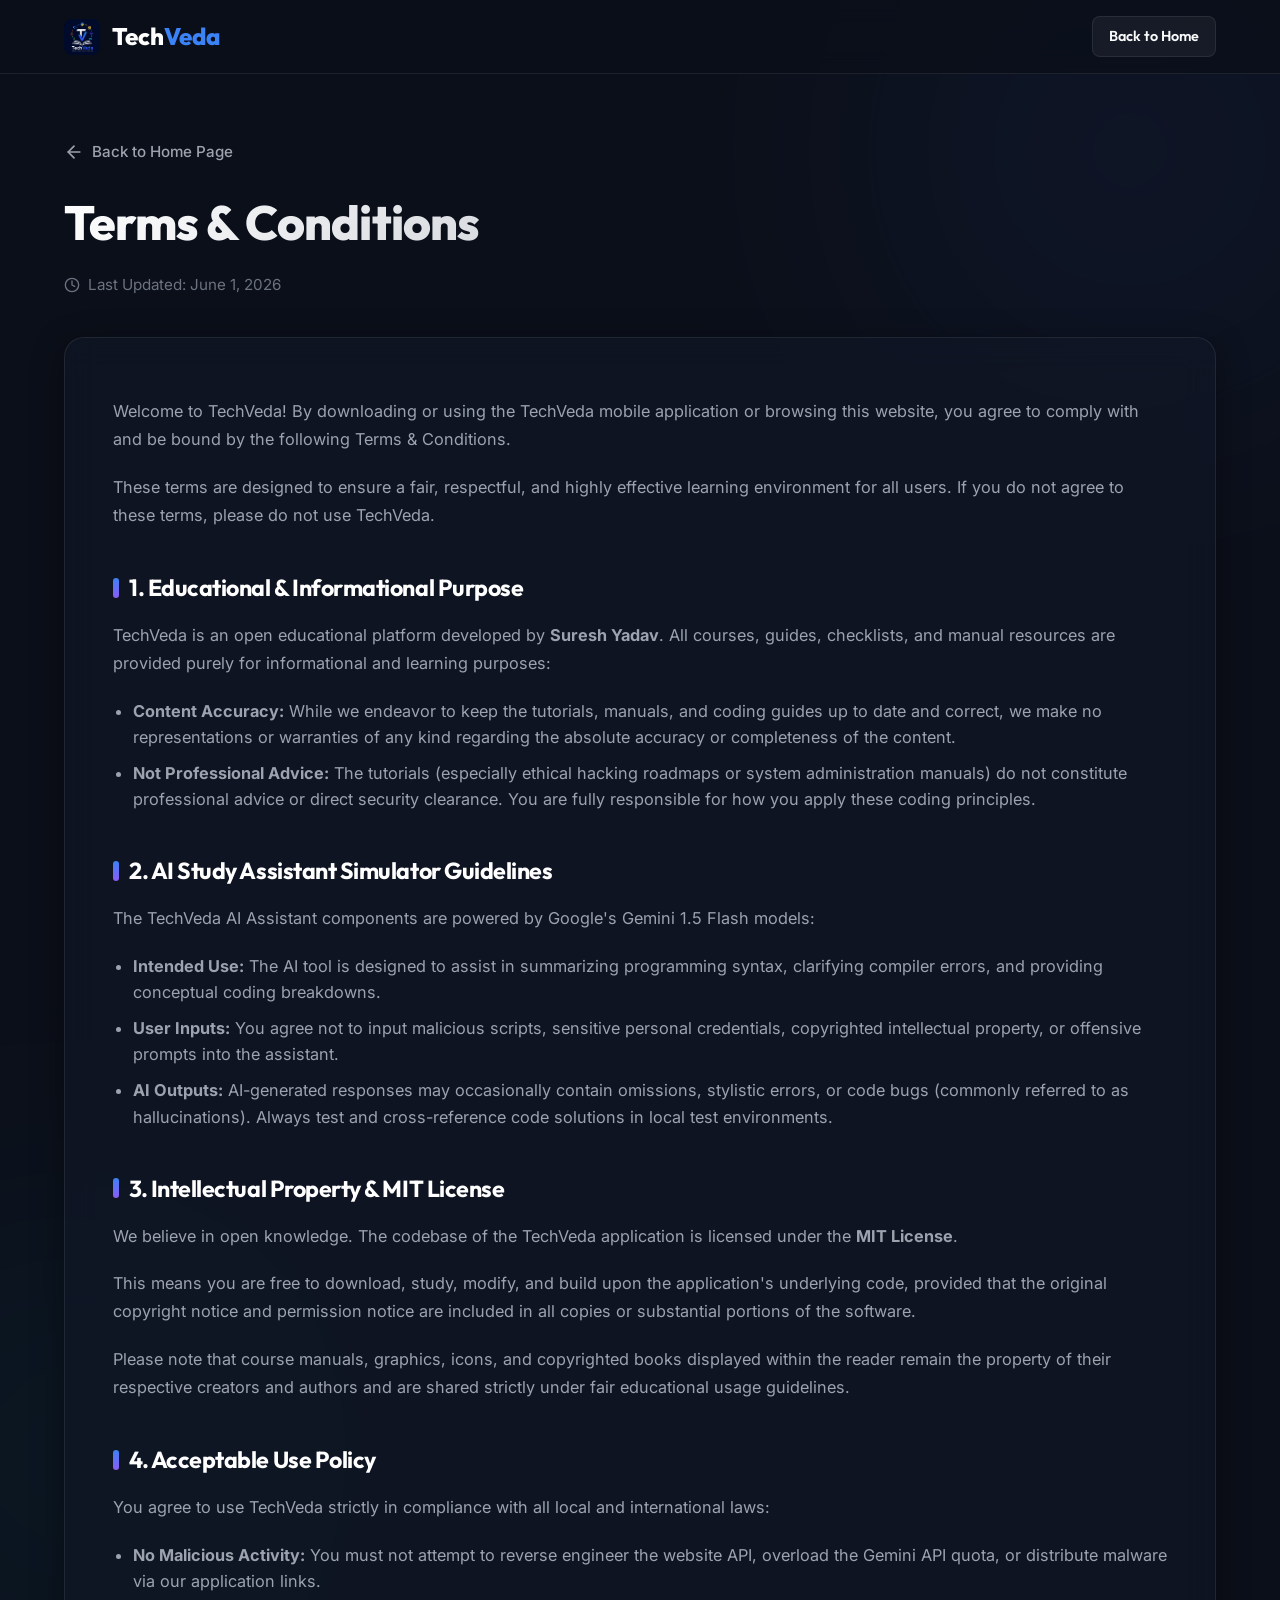
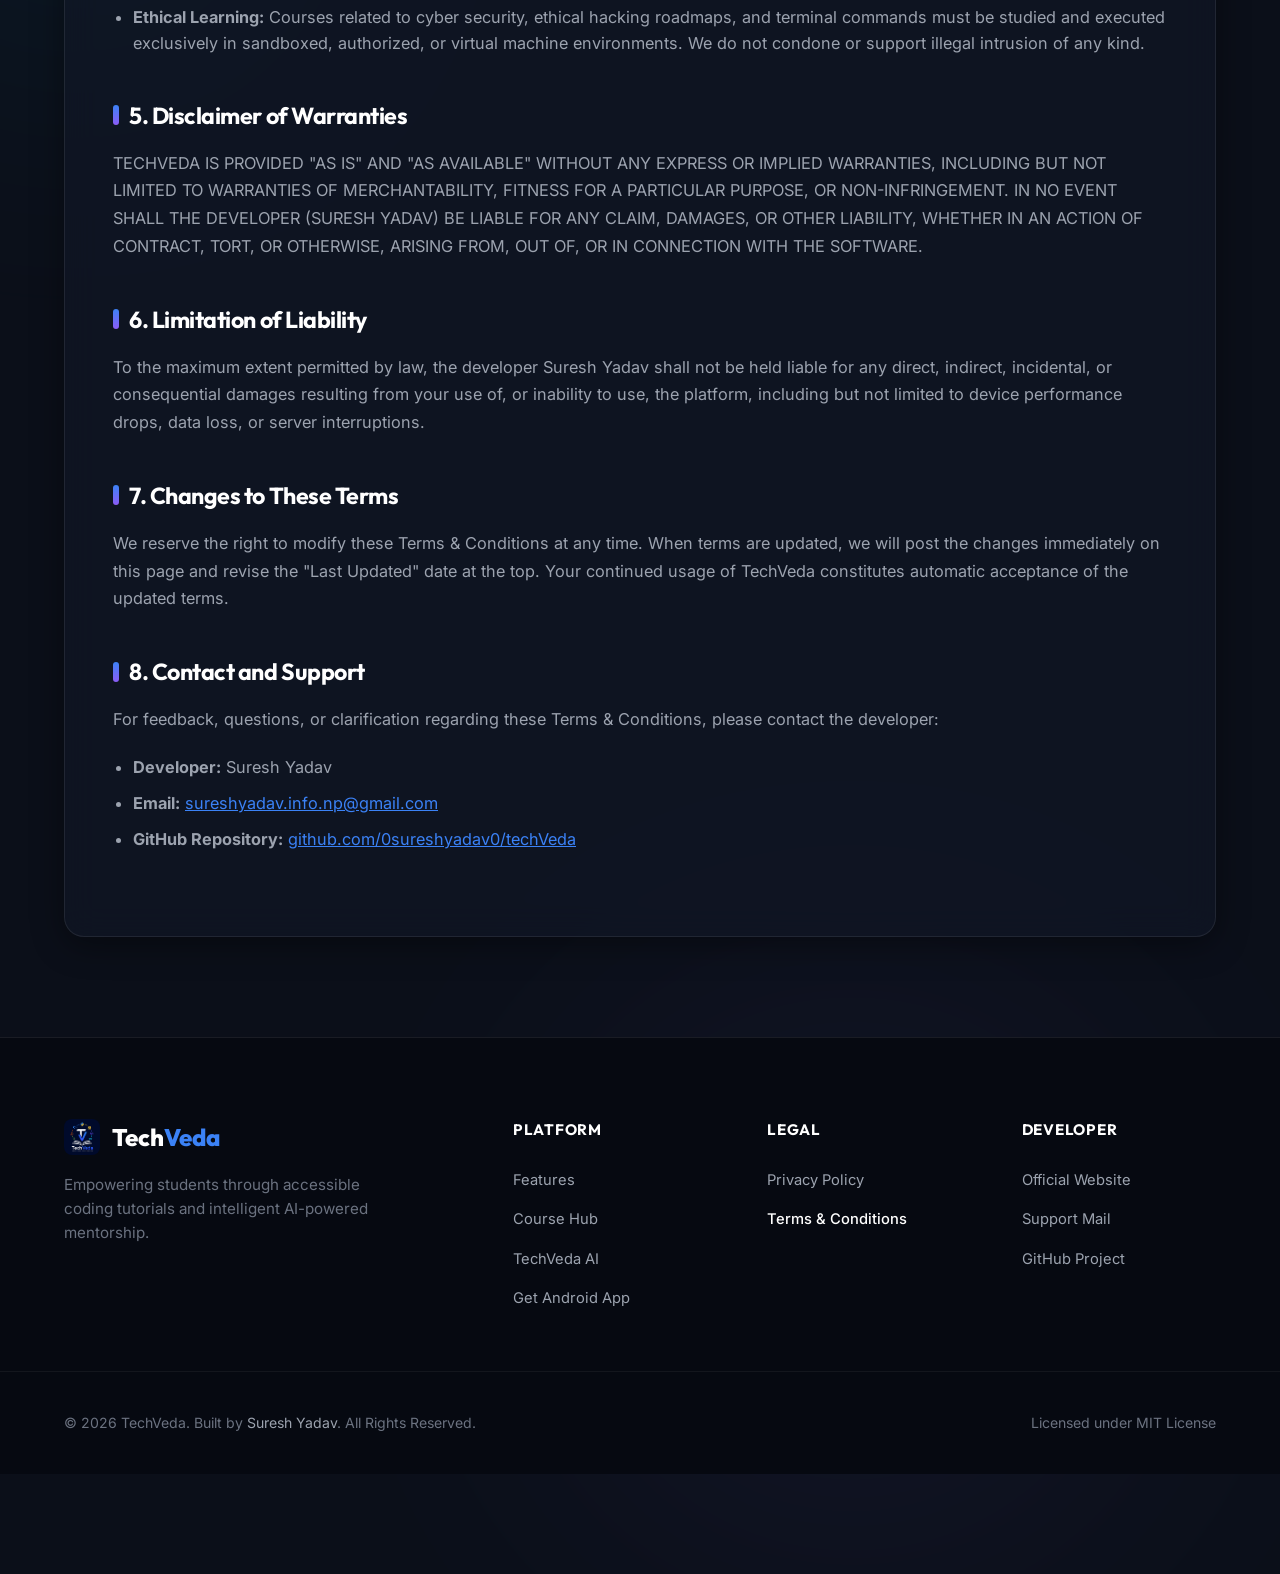
<file: website/terms.html>
<!DOCTYPE html>
<html lang="en">
<head>
    <meta charset="UTF-8">
    <meta name="viewport" content="width=device-width, initial-scale=1.0">
    <title>Terms & Conditions | TechVeda</title>
    <meta name="description" content="Terms and Conditions for the TechVeda application and website. Educational usage limits and licenses.">
    <!-- Google Fonts -->
    <link rel="preconnect" href="https://fonts.googleapis.com">
    <link rel="preconnect" href="https://fonts.gstatic.com" crossorigin>
    <link href="https://fonts.googleapis.com/css2?family=Inter:wght@300;400;500;600;700&family=Outfit:wght@400;500;600;700;800&display=swap" rel="stylesheet">
    <!-- Custom CSS -->
    <link rel="stylesheet" href="css/style.css">
    <!-- Favicon -->
    <link rel="icon" type="image/png" href="assets/icon.png">
</head>
<body>
    <!-- Background Glowing Orbs -->
    <div class="glow-orb orb-1"></div>
    <div class="glow-orb orb-2"></div>
    <div class="glow-orb orb-3"></div>

    <!-- Navigation Header -->
    <header id="header" class="glass-nav">
        <div class="nav-container">
            <a href="index.html" class="nav-logo">
                <img src="assets/icon.png" alt="TechVeda Logo" class="logo-img">
                <span class="logo-text">Tech<span>Veda</span></span>
            </a>
            
            <div class="nav-actions">
                <a href="index.html" class="btn btn-secondary btn-sm">Back to Home</a>
            </div>
        </div>
    </header>

    <!-- Main Content Section -->
    <section class="legal-section">
        <div class="container">
            <a href="index.html" class="back-home-btn">
                <svg width="20" height="20" viewBox="0 0 24 24" fill="none" stroke="currentColor" stroke-width="2" stroke-linecap="round" stroke-linejoin="round">
                    <line x1="19" y1="12" x2="5" y2="12"></line>
                    <polyline points="12 19 5 12 12 5"></polyline>
                </svg>
                Back to Home Page
            </a>
            
            <h1 class="legal-title">Terms & Conditions</h1>
            <div class="legal-meta">
                <svg width="16" height="16" viewBox="0 0 24 24" fill="none" stroke="currentColor" stroke-width="2" stroke-linecap="round" stroke-linejoin="round">
                    <circle cx="12" cy="12" r="10"></circle>
                    <polyline points="12 6 12 12 16 14"></polyline>
                </svg>
                <span>Last Updated: June 1, 2026</span>
            </div>

            <div class="glass-card legal-card legal-content">
                <p>
                    Welcome to TechVeda! By downloading or using the TechVeda mobile application or browsing this website, you agree to comply with and be bound by the following Terms & Conditions. 
                </p>
                <p>
                    These terms are designed to ensure a fair, respectful, and highly effective learning environment for all users. If you do not agree to these terms, please do not use TechVeda.
                </p>

                <h3>1. Educational & Informational Purpose</h3>
                <p>
                    TechVeda is an open educational platform developed by <strong>Suresh Yadav</strong>. All courses, guides, checklists, and manual resources are provided purely for informational and learning purposes:
                </p>
                <ul>
                    <li><strong>Content Accuracy:</strong> While we endeavor to keep the tutorials, manuals, and coding guides up to date and correct, we make no representations or warranties of any kind regarding the absolute accuracy or completeness of the content.</li>
                    <li><strong>Not Professional Advice:</strong> The tutorials (especially ethical hacking roadmaps or system administration manuals) do not constitute professional advice or direct security clearance. You are fully responsible for how you apply these coding principles.</li>
                </ul>

                <h3>2. AI Study Assistant Simulator Guidelines</h3>
                <p>
                    The TechVeda AI Assistant components are powered by Google's Gemini 1.5 Flash models:
                </p>
                <ul>
                    <li><strong>Intended Use:</strong> The AI tool is designed to assist in summarizing programming syntax, clarifying compiler errors, and providing conceptual coding breakdowns.</li>
                    <li><strong>User Inputs:</strong> You agree not to input malicious scripts, sensitive personal credentials, copyrighted intellectual property, or offensive prompts into the assistant.</li>
                    <li><strong>AI Outputs:</strong> AI-generated responses may occasionally contain omissions, stylistic errors, or code bugs (commonly referred to as hallucinations). Always test and cross-reference code solutions in local test environments.</li>
                </ul>

                <h3>3. Intellectual Property & MIT License</h3>
                <p>
                    We believe in open knowledge. The codebase of the TechVeda application is licensed under the <strong>MIT License</strong>.
                </p>
                <p>
                    This means you are free to download, study, modify, and build upon the application's underlying code, provided that the original copyright notice and permission notice are included in all copies or substantial portions of the software.
                </p>
                <p>
                    Please note that course manuals, graphics, icons, and copyrighted books displayed within the reader remain the property of their respective creators and authors and are shared strictly under fair educational usage guidelines.
                </p>

                <h3>4. Acceptable Use Policy</h3>
                <p>
                    You agree to use TechVeda strictly in compliance with all local and international laws:
                </p>
                <ul>
                    <li><strong>No Malicious Activity:</strong> You must not attempt to reverse engineer the website API, overload the Gemini API quota, or distribute malware via our application links.</li>
                    <li><strong>Ethical Learning:</strong> Courses related to cyber security, ethical hacking roadmaps, and terminal commands must be studied and executed exclusively in sandboxed, authorized, or virtual machine environments. We do not condone or support illegal intrusion of any kind.</li>
                </ul>

                <h3>5. Disclaimer of Warranties</h3>
                <p>
                    TECHVEDA IS PROVIDED "AS IS" AND "AS AVAILABLE" WITHOUT ANY EXPRESS OR IMPLIED WARRANTIES, INCLUDING BUT NOT LIMITED TO WARRANTIES OF MERCHANTABILITY, FITNESS FOR A PARTICULAR PURPOSE, OR NON-INFRINGEMENT. IN NO EVENT SHALL THE DEVELOPER (SURESH YADAV) BE LIABLE FOR ANY CLAIM, DAMAGES, OR OTHER LIABILITY, WHETHER IN AN ACTION OF CONTRACT, TORT, OR OTHERWISE, ARISING FROM, OUT OF, OR IN CONNECTION WITH THE SOFTWARE.
                </p>

                <h3>6. Limitation of Liability</h3>
                <p>
                    To the maximum extent permitted by law, the developer Suresh Yadav shall not be held liable for any direct, indirect, incidental, or consequential damages resulting from your use of, or inability to use, the platform, including but not limited to device performance drops, data loss, or server interruptions.
                </p>

                <h3>7. Changes to These Terms</h3>
                <p>
                    We reserve the right to modify these Terms & Conditions at any time. When terms are updated, we will post the changes immediately on this page and revise the "Last Updated" date at the top. Your continued usage of TechVeda constitutes automatic acceptance of the updated terms.
                </p>

                <h3>8. Contact and Support</h3>
                <p>
                    For feedback, questions, or clarification regarding these Terms & Conditions, please contact the developer:
                </p>
                <ul>
                    <li><strong>Developer:</strong> Suresh Yadav</li>
                    <li><strong>Email:</strong> <a href="mailto:sureshyadav.info.np@gmail.com">sureshyadav.info.np@gmail.com</a></li>
                    <li><strong>GitHub Repository:</strong> <a href="https://github.com/0sureshyadav0/techVeda" target="_blank" rel="noopener">github.com/0sureshyadav0/techVeda</a></li>
                </ul>
            </div>
        </div>
    </section>

    <!-- Footer -->
    <footer class="footer">
        <div class="container footer-grid">
            <div class="footer-brand">
                <a href="index.html" class="nav-logo">
                    <img src="assets/icon.png" alt="TechVeda Logo" class="logo-img">
                    <span class="logo-text">Tech<span>Veda</span></span>
                </a>
                <p class="footer-desc">Empowering students through accessible coding tutorials and intelligent AI-powered mentorship.</p>
            </div>
            
            <div class="footer-links">
                <h4>Platform</h4>
                <ul>
                    <li><a href="index.html#features">Features</a></li>
                    <li><a href="index.html#courses">Course Hub</a></li>
                    <li><a href="index.html#ai-assistant">TechVeda AI</a></li>
                    <li><a href="index.html#download">Get Android App</a></li>
                </ul>
            </div>

            <div class="footer-links">
                <h4>Legal</h4>
                <ul>
                    <li><a href="privacy.html">Privacy Policy</a></li>
                    <li><a href="terms.html" style="color: white; font-weight: 500;">Terms & Conditions</a></li>
                </ul>
            </div>

            <div class="footer-links">
                <h4>Developer</h4>
                <ul>
                    <li><a href="http://sureshyadav.info.np" target="_blank" rel="noopener">Official Website</a></li>
                    <li><a href="mailto:sureshyadav.info.np@gmail.com">Support Mail</a></li>
                    <li><a href="https://github.com/0sureshyadav0/techVeda" target="_blank" rel="noopener">GitHub Project</a></li>
                </ul>
            </div>
        </div>

        <div class="footer-bottom">
            <div class="container footer-bottom-flex">
                <p class="copyright">&copy; 2026 TechVeda. Built by <a href="http://sureshyadav.info.np" target="_blank" rel="noopener">Suresh Yadav</a>. All Rights Reserved.</p>
                <p class="mit-license">Licensed under MIT License</p>
            </div>
        </div>
    </footer>
</body>
</html>
</file>
<file: website/css/style.css>
/* ==========================================
   TechVeda Premium Design System & Styles
   ========================================== */

/* ------------------------------------------
   1. CSS VARIABLES & THEMING
   ------------------------------------------ */
:root {
    /* Color Palette */
    --bg-primary: #0B0F19;
    --bg-secondary: #131A2C;
    --text-primary: #F9FAFB;
    --text-secondary: #9CA3AF;
    --text-muted: #6B7280;
    
    /* Accents (HSL for fine-tuning) */
    --accent-blue: #3B82F6;
    --accent-blue-rgb: 59, 130, 246;
    --accent-purple: #8B5CF6;
    --accent-purple-rgb: 139, 92, 246;
    --accent-cyan: #06B6D4;
    --accent-cyan-rgb: 6, 182, 212;
    --accent-green: #10B981;
    --accent-green-rgb: 16, 185, 129;
    --accent-red: #F87171;
    
    /* Glassmorphism */
    --glass-bg: rgba(17, 24, 39, 0.65);
    --glass-border: rgba(255, 255, 255, 0.08);
    --glass-shadow: rgba(0, 0, 0, 0.4);
    
    /* Fonts */
    --font-heading: 'Outfit', sans-serif;
    --font-body: 'Inter', sans-serif;
    
    /* Transitions */
    --transition-smooth: all 0.35s cubic-bezier(0.4, 0, 0.2, 1);
    --transition-fast: all 0.2s ease;
}

/* ------------------------------------------
   2. RESET & BASE RULES
   ------------------------------------------ */
* {
    margin: 0;
    padding: 0;
    box-sizing: border-box;
}

html {
    scroll-behavior: smooth;
    font-size: 16px;
}

body {
    background-color: var(--bg-primary);
    color: var(--text-primary);
    font-family: var(--font-body);
    line-height: 1.6;
    overflow-x: hidden;
    position: relative;
}

h1, h2, h3, h4, h5, h6 {
    font-family: var(--font-heading);
    font-weight: 700;
    letter-spacing: -0.02em;
}

a {
    color: inherit;
    text-decoration: none;
    transition: var(--transition-fast);
}

button, input {
    font-family: inherit;
    outline: none;
    border: none;
}

/* ------------------------------------------
   3. BACKGROUND GLOWING ORBS
   ------------------------------------------ */
.glow-orb {
    position: absolute;
    border-radius: 50%;
    filter: blur(140px);
    opacity: 0.15;
    z-index: -1;
    pointer-events: none;
    animation: pulseGlow 10s infinite alternate ease-in-out;
}

.orb-1 {
    width: 500px;
    height: 500px;
    background: radial-gradient(circle, rgba(59, 130, 246, 0.8) 0%, rgba(139, 92, 246, 0.2) 100%);
    top: -100px;
    right: -100px;
}

.orb-2 {
    width: 450px;
    height: 450px;
    background: radial-gradient(circle, rgba(6, 182, 212, 0.8) 0%, rgba(59, 130, 246, 0.2) 100%);
    top: 40%;
    left: -150px;
    animation-delay: -3s;
}

.orb-3 {
    width: 600px;
    height: 600px;
    background: radial-gradient(circle, rgba(139, 92, 246, 0.7) 0%, rgba(16, 185, 129, 0.2) 100%);
    bottom: -100px;
    right: 10%;
    animation-delay: -6s;
}

@keyframes pulseGlow {
    0% {
        transform: translate(0, 0) scale(1);
    }
    100% {
        transform: translate(30px, -20px) scale(1.1);
    }
}

/* ------------------------------------------
   4. UTILITY COMPONENTS
   ------------------------------------------ */
.container {
    width: 100%;
    max-width: 1200px;
    margin: 0 auto;
    padding: 0 24px;
}

.glass-card {
    background: var(--glass-bg);
    border: 1px solid var(--glass-border);
    backdrop-filter: blur(16px);
    -webkit-backdrop-filter: blur(16px);
    border-radius: 20px;
    box-shadow: 0 8px 32px var(--glass-shadow);
}

.gradient-text {
    background: linear-gradient(135deg, var(--accent-cyan) 0%, var(--accent-blue) 50%, var(--accent-purple) 100%);
    -webkit-background-clip: text;
    -webkit-text-fill-color: transparent;
    background-clip: text;
}

.badge {
    display: inline-block;
    padding: 6px 16px;
    border-radius: 100px;
    font-family: var(--font-heading);
    font-size: 0.85rem;
    font-weight: 600;
    letter-spacing: 0.05em;
    text-transform: uppercase;
    background: rgba(59, 130, 246, 0.1);
    color: var(--accent-blue);
    border: 1px solid rgba(59, 130, 246, 0.2);
    margin-bottom: 20px;
}

.badge.bg-purple-badge {
    background: rgba(139, 92, 246, 0.1);
    color: var(--accent-purple);
    border: 1px solid rgba(139, 92, 246, 0.2);
}

/* Buttons */
.btn {
    display: inline-flex;
    align-items: center;
    justify-content: center;
    padding: 14px 28px;
    border-radius: 12px;
    font-weight: 600;
    font-family: var(--font-heading);
    cursor: pointer;
    gap: 8px;
    font-size: 1rem;
    transition: var(--transition-smooth);
}

.btn-icon {
    width: 20px;
    height: 20px;
}

.btn-primary {
    background: linear-gradient(135deg, var(--accent-blue) 0%, var(--accent-purple) 100%);
    color: white;
    box-shadow: 0 4px 20px rgba(139, 92, 246, 0.35);
}

.btn-primary:hover {
    transform: translateY(-3px);
    box-shadow: 0 8px 25px rgba(139, 92, 246, 0.5);
}

.btn-secondary {
    background: rgba(255, 255, 255, 0.05);
    color: var(--text-primary);
    border: 1px solid var(--glass-border);
}

.btn-secondary:hover {
    background: rgba(255, 255, 255, 0.1);
    transform: translateY(-3px);
    border-color: rgba(255, 255, 255, 0.2);
}

.btn-sm {
    padding: 8px 16px;
    font-size: 0.9rem;
    border-radius: 8px;
}

/* Section Header */
.section-header {
    text-align: center;
    max-width: 700px;
    margin: 0 auto 60px;
}

.section-title {
    font-size: 2.5rem;
    font-weight: 800;
    margin-bottom: 16px;
    background: linear-gradient(to right, white, var(--text-secondary));
    -webkit-background-clip: text;
    -webkit-text-fill-color: transparent;
}

.section-subtitle {
    color: var(--text-secondary);
    font-size: 1.1rem;
}

/* ------------------------------------------
   5. HEADER NAVIGATION
   ------------------------------------------ */
.glass-nav {
    position: fixed;
    top: 0;
    left: 0;
    width: 100%;
    z-index: 1000;
    background: rgba(11, 15, 25, 0.7);
    backdrop-filter: blur(12px);
    -webkit-backdrop-filter: blur(12px);
    border-bottom: 1px solid var(--glass-border);
    transition: var(--transition-smooth);
}

.glass-nav.scrolled {
    background: rgba(11, 15, 25, 0.85);
    box-shadow: 0 4px 30px rgba(0, 0, 0, 0.5);
    padding: 10px 0;
}

.nav-container {
    max-width: 1200px;
    margin: 0 auto;
    padding: 16px 24px;
    display: flex;
    align-items: center;
    justify-content: space-between;
}

.nav-logo {
    display: flex;
    align-items: center;
    gap: 12px;
    font-family: var(--font-heading);
    font-size: 1.5rem;
    font-weight: 800;
    color: white;
}

.logo-img {
    width: 36px;
    height: 36px;
    border-radius: 8px;
}

.logo-text span {
    color: var(--accent-blue);
}

.nav-menu ul {
    display: flex;
    list-style: none;
    gap: 32px;
}

.nav-link {
    color: var(--text-secondary);
    font-weight: 500;
    padding: 8px 0;
    position: relative;
}

.nav-link:hover, .nav-link.active {
    color: white;
}

.nav-link::after {
    content: '';
    position: absolute;
    bottom: 0;
    left: 0;
    width: 0;
    height: 2px;
    background: linear-gradient(90deg, var(--accent-cyan), var(--accent-blue));
    transition: var(--transition-fast);
}

.nav-link:hover::after, .nav-link.active::after {
    width: 100%;
}

.nav-actions {
    display: flex;
    align-items: center;
    gap: 16px;
}

.menu-toggle {
    display: none;
    flex-direction: column;
    justify-content: space-between;
    width: 24px;
    height: 18px;
    background: transparent;
    cursor: pointer;
}

.menu-toggle .bar {
    width: 100%;
    height: 2px;
    background-color: var(--text-primary);
    transition: var(--transition-fast);
}

/* ------------------------------------------
   6. HERO SECTION
   ------------------------------------------ */
.hero-section {
    padding-top: 160px;
    padding-bottom: 100px;
    position: relative;
}

.hero-grid {
    display: grid;
    grid-template-columns: 1.2fr 0.8fr;
    gap: 40px;
    align-items: center;
}

.hero-title {
    font-size: 3.8rem;
    line-height: 1.15;
    margin-bottom: 24px;
}

.hero-subtitle {
    font-size: 1.15rem;
    color: var(--text-secondary);
    margin-bottom: 40px;
    max-width: 580px;
}

.hero-actions {
    display: flex;
    gap: 16px;
    margin-bottom: 48px;
}

.hero-stats {
    display: flex;
    gap: 48px;
    border-top: 1px solid var(--glass-border);
    padding-top: 32px;
}

.stat-item {
    display: flex;
    flex-direction: column;
}

.stat-number {
    font-family: var(--font-heading);
    font-size: 2.2rem;
    font-weight: 800;
    color: white;
    line-height: 1.2;
}

.stat-label {
    color: var(--text-muted);
    font-size: 0.9rem;
    font-weight: 500;
}

/* Hero Phone Mockup */
.hero-showcase {
    display: flex;
    justify-content: center;
    perspective: 1000px;
}

.phone-mockup-wrapper {
    position: relative;
}

.phone-mockup {
    width: 280px;
    height: 570px;
    background: #0d1220;
    border: 10px solid #1f293d;
    border-radius: 40px;
    box-shadow: 0 25px 50px -12px rgba(0, 0, 0, 0.8),
                0 0 40px rgba(59, 130, 246, 0.15);
    position: relative;
    overflow: hidden;
    transform: rotateY(-8deg) rotateX(4deg);
    transition: var(--transition-smooth);
}

.phone-mockup:hover {
    transform: rotateY(0deg) rotateX(0deg) scale(1.02);
}

.phone-screen {
    width: 100%;
    height: 100%;
    background: #000;
    position: relative;
}

.carousel-container {
    width: 100%;
    height: 100%;
    position: relative;
}

.screen-img {
    width: 100%;
    height: 100%;
    object-fit: cover;
    position: absolute;
    top: 0;
    left: 0;
    opacity: 0;
    transition: opacity 0.8s ease-in-out;
}

.screen-img.active {
    opacity: 1;
}

.phone-speaker {
    position: absolute;
    top: 15px;
    left: 50%;
    transform: translateX(-50%);
    width: 80px;
    height: 18px;
    background: #000;
    border-radius: 0 0 10px 10px;
    z-index: 10;
}

.phone-button {
    position: absolute;
    bottom: 12px;
    left: 50%;
    transform: translateX(-50%);
    width: 40px;
    height: 40px;
    border-radius: 50%;
    border: 2px solid #1f293d;
    z-index: 10;
    cursor: pointer;
}

.screen-indicators {
    display: flex;
    justify-content: center;
    gap: 8px;
    margin-top: 24px;
}

.indicator {
    width: 8px;
    height: 8px;
    border-radius: 50%;
    background: var(--text-muted);
    cursor: pointer;
    transition: var(--transition-fast);
}

.indicator.active {
    background: var(--accent-blue);
    width: 20px;
    border-radius: 4px;
}

/* ------------------------------------------
   7. FEATURES SECTION
   ------------------------------------------ */
.features-section {
    padding: 100px 0;
    background: linear-gradient(180deg, var(--bg-primary) 0%, var(--bg-secondary) 100%);
    position: relative;
}

.features-grid {
    display: grid;
    grid-template-columns: repeat(auto-fit, minmax(260px, 1fr));
    gap: 32px;
}

.feature-card {
    padding: 40px 32px;
    transition: var(--transition-smooth);
    border: 1px solid var(--glass-border);
}

.feature-card:hover {
    transform: translateY(-8px);
    border-color: rgba(255, 255, 255, 0.15);
    box-shadow: 0 15px 40px rgba(0, 0, 0, 0.5), 
                0 0 20px rgba(59, 130, 246, 0.05);
}

.feature-icon {
    width: 56px;
    height: 56px;
    border-radius: 14px;
    display: flex;
    align-items: center;
    justify-content: center;
    margin-bottom: 24px;
    color: white;
}

.feature-icon svg {
    width: 26px;
    height: 26px;
}

.bg-blue {
    background: linear-gradient(135deg, #2563EB, #3B82F6);
    box-shadow: 0 8px 20px rgba(59, 130, 246, 0.3);
}

.bg-purple {
    background: linear-gradient(135deg, #7C3AED, #8B5CF6);
    box-shadow: 0 8px 20px rgba(139, 92, 246, 0.3);
}

.bg-cyan {
    background: linear-gradient(135deg, #0891B2, #06B6D4);
    box-shadow: 0 8px 20px rgba(6, 182, 212, 0.3);
}

.bg-green {
    background: linear-gradient(135deg, #059669, #10B981);
    box-shadow: 0 8px 20px rgba(16, 185, 129, 0.3);
}

.feature-title {
    font-size: 1.35rem;
    font-weight: 700;
    margin-bottom: 12px;
}

.feature-text {
    color: var(--text-secondary);
    font-size: 0.95rem;
    line-height: 1.55;
}

/* ------------------------------------------
   8. COURSE CATALOG SECTION
   ------------------------------------------ */
.courses-section {
    padding: 100px 0;
    position: relative;
}

.courses-filter-wrapper {
    display: flex;
    flex-direction: column;
    gap: 32px;
    margin-bottom: 48px;
    align-items: center;
}

.search-box {
    width: 100%;
    max-width: 600px;
    padding: 16px 24px;
    display: flex;
    align-items: center;
    gap: 16px;
    border-radius: 100px;
}

.search-icon {
    width: 20px;
    height: 20px;
    color: var(--text-secondary);
}

#course-search {
    width: 100%;
    background: transparent;
    border: none;
    color: white;
    font-size: 1rem;
}

#course-search::placeholder {
    color: var(--text-muted);
}

.filter-pills {
    display: flex;
    gap: 12px;
    flex-wrap: wrap;
    justify-content: center;
}

.pill {
    padding: 10px 24px;
    background: rgba(255, 255, 255, 0.03);
    border: 1px solid var(--glass-border);
    border-radius: 100px;
    color: var(--text-secondary);
    font-weight: 500;
    cursor: pointer;
    transition: var(--transition-fast);
}

.pill:hover, .pill.active {
    background: linear-gradient(135deg, var(--accent-blue) 0%, var(--accent-purple) 100%);
    color: white;
    border-color: transparent;
    box-shadow: 0 4px 15px rgba(139, 92, 246, 0.3);
}

/* Course Grid */
.courses-grid-container {
    display: grid;
    grid-template-columns: repeat(auto-fill, minmax(280px, 1fr));
    gap: 28px;
}

.course-card {
    position: relative;
    overflow: hidden;
    transition: var(--transition-smooth);
    border: 1px solid var(--glass-border);
}

.course-card:hover {
    transform: translateY(-8px);
    border-color: var(--card-accent, var(--accent-blue));
    box-shadow: 0 12px 30px rgba(0,0,0,0.5), 
                0 0 20px rgba(var(--accent-rgb, 59, 130, 246), 0.15);
}

.course-image-wrapper {
    height: 180px;
    overflow: hidden;
    position: relative;
}

.course-img {
    width: 100%;
    height: 100%;
    object-fit: cover;
    transition: var(--transition-smooth);
}

.course-card:hover .course-img {
    transform: scale(1.08);
}

.course-accent-line {
    height: 4px;
    background: var(--card-accent, var(--accent-blue));
    width: 100%;
}

.course-info {
    padding: 24px;
}

.course-category-tag {
    font-family: var(--font-heading);
    font-size: 0.75rem;
    font-weight: 700;
    text-transform: uppercase;
    color: var(--card-accent, var(--accent-blue));
    margin-bottom: 8px;
    display: inline-block;
    letter-spacing: 0.05em;
}

.course-card-title {
    font-size: 1.25rem;
    font-weight: 700;
    margin-bottom: 8px;
    color: white;
}

.course-card-subtitle {
    font-size: 0.9rem;
    color: var(--text-secondary);
}

/* ------------------------------------------
   9. GEMINI AI SIMULATOR
   ------------------------------------------ */
.ai-section {
    padding: 100px 0;
    background: linear-gradient(180deg, var(--bg-secondary) 0%, var(--bg-primary) 100%);
    position: relative;
}

.ai-grid {
    display: grid;
    grid-template-columns: 0.9fr 1.1fr;
    gap: 60px;
    align-items: center;
}

.ai-description-text {
    color: var(--text-secondary);
    margin-bottom: 32px;
}

.prompt-chips {
    display: flex;
    flex-wrap: wrap;
    gap: 12px;
}

.chip {
    padding: 10px 18px;
    background: rgba(139, 92, 246, 0.06);
    border: 1px solid rgba(139, 92, 246, 0.15);
    border-radius: 8px;
    color: var(--text-primary);
    font-size: 0.85rem;
    font-weight: 500;
    cursor: pointer;
    transition: var(--transition-fast);
}

.chip:hover {
    background: rgba(139, 92, 246, 0.15);
    border-color: var(--accent-purple);
    transform: scale(1.02);
}

/* Chat Simulator UI */
.chat-wrapper {
    height: 480px;
    display: flex;
    flex-direction: column;
    overflow: hidden;
    border: 1px solid rgba(255, 255, 255, 0.1);
}

.chat-header {
    padding: 16px 24px;
    background: rgba(11, 15, 25, 0.5);
    border-bottom: 1px solid var(--glass-border);
    display: flex;
    align-items: center;
    gap: 14px;
}

.bot-avatar {
    position: relative;
    width: 40px;
    height: 40px;
}

.bot-avatar img {
    width: 100%;
    height: 100%;
    border-radius: 50%;
    background: var(--bg-primary);
}

.online-indicator {
    position: absolute;
    bottom: 0;
    right: 0;
    width: 10px;
    height: 10px;
    background: var(--accent-green);
    border-radius: 50%;
    border: 2px solid #131A2C;
}

.bot-name {
    font-size: 0.95rem;
    font-weight: 600;
}

.bot-status {
    font-size: 0.75rem;
    color: var(--text-muted);
    display: block;
}

.chat-messages {
    flex: 1;
    overflow-y: auto;
    padding: 24px;
    display: flex;
    flex-direction: column;
    gap: 16px;
}

.message {
    max-width: 80%;
    display: flex;
    flex-direction: column;
    gap: 4px;
}

.message.received {
    align-self: flex-start;
}

.message.sent {
    align-self: flex-end;
}

.message-text {
    padding: 12px 18px;
    border-radius: 16px;
    font-size: 0.92rem;
    line-height: 1.5;
}

.message.received .message-text {
    background: rgba(255, 255, 255, 0.05);
    color: var(--text-primary);
    border-bottom-left-radius: 4px;
    border: 1px solid var(--glass-border);
}

.message.sent .message-text {
    background: linear-gradient(135deg, var(--accent-blue) 0%, var(--accent-purple) 100%);
    color: white;
    border-bottom-right-radius: 4px;
}

.message-time {
    font-size: 0.75rem;
    color: var(--text-muted);
    padding: 0 4px;
}

.message.sent .message-time {
    align-self: flex-end;
}

/* Typing indicator */
.chat-typing-indicator {
    display: none;
    align-self: flex-start;
    margin-left: 24px;
    margin-bottom: 16px;
    padding: 10px 16px;
    background: rgba(255, 255, 255, 0.05);
    border: 1px solid var(--glass-border);
    border-radius: 16px;
    border-bottom-left-radius: 4px;
    gap: 4px;
}

.chat-typing-indicator.active {
    display: inline-flex;
}

.chat-typing-indicator span {
    width: 6px;
    height: 6px;
    background-color: var(--text-secondary);
    border-radius: 50%;
    display: inline-block;
    animation: typing 1.4s infinite both;
}

.chat-typing-indicator span:nth-child(2) {
    animation-delay: .2s;
}

.chat-typing-indicator span:nth-child(3) {
    animation-delay: .4s;
}

@keyframes typing {
    0%, 100% {
        transform: translateY(0);
        opacity: 0.4;
    }
    50% {
        transform: translateY(-4px);
        opacity: 1;
    }
}

.chat-input-area {
    padding: 16px 24px;
    background: rgba(11, 15, 25, 0.5);
    border-top: 1px solid var(--glass-border);
    display: flex;
    gap: 12px;
}

#chat-input {
    flex: 1;
    background: rgba(0, 0, 0, 0.2);
    border: 1px solid var(--glass-border);
    border-radius: 10px;
    color: white;
    padding: 12px 18px;
    font-size: 0.92rem;
}

.send-btn {
    width: 44px;
    height: 44px;
    border-radius: 10px;
    background: linear-gradient(135deg, var(--accent-blue) 0%, var(--accent-purple) 100%);
    color: white;
    display: flex;
    align-items: center;
    justify-content: center;
    cursor: pointer;
    transition: var(--transition-fast);
}

.send-btn:hover {
    transform: scale(1.05);
}

.send-btn svg {
    width: 18px;
    height: 18px;
}

/* ------------------------------------------
   10. DEVELOPER SPOTLIGHT
   ------------------------------------------ */
.developer-section {
    padding: 100px 0;
    position: relative;
}

.developer-card-wrapper {
    position: relative;
    overflow: hidden;
    padding: 60px 48px;
    border: 1px solid rgba(255, 255, 255, 0.08);
}

.dev-glow-gradient {
    position: absolute;
    top: -50%;
    right: -20%;
    width: 500px;
    height: 500px;
    background: radial-gradient(circle, rgba(139, 92, 246, 0.15) 0%, rgba(0, 0, 0, 0) 70%);
    pointer-events: none;
}

.developer-content-grid {
    display: flex;
    flex-direction: column;
    max-width: 800px;
    margin: 0 auto;
}

.dev-badge {
    color: var(--accent-blue);
    font-family: var(--font-heading);
    font-size: 0.85rem;
    font-weight: 700;
    text-transform: uppercase;
    letter-spacing: 0.05em;
    margin-bottom: 12px;
}

.dev-name {
    font-size: 2.5rem;
    font-weight: 800;
    line-height: 1.2;
    margin-bottom: 4px;
}

.dev-role {
    font-size: 1rem;
    color: var(--accent-cyan);
    font-weight: 600;
    margin-bottom: 24px;
    display: block;
}

.dev-bio {
    color: var(--text-secondary);
    font-size: 1.05rem;
    line-height: 1.7;
    margin-bottom: 32px;
}

.dev-stats {
    display: flex;
    gap: 48px;
    margin-bottom: 40px;
}

.dev-stat {
    display: flex;
    flex-direction: column;
}

.dev-stat-num {
    font-size: 1.8rem;
    font-weight: 800;
    color: white;
}

.dev-stat-label {
    font-size: 0.85rem;
    color: var(--text-muted);
}

.developer-actions {
    display: flex;
    gap: 16px;
    flex-wrap: wrap;
}

/* ------------------------------------------
   11. DOWNLOAD CALL TO ACTION (CTA)
   ------------------------------------------ */
.download-section {
    padding: 60px 0 100px;
}

.download-card {
    text-align: center;
    position: relative;
    overflow: hidden;
    padding: 80px 40px;
    border: 1px solid rgba(59, 130, 246, 0.15);
}

.download-glow {
    position: absolute;
    top: 50%;
    left: 50%;
    transform: translate(-50%, -50%);
    width: 600px;
    height: 300px;
    background: radial-gradient(circle, rgba(59, 130, 246, 0.08) 0%, rgba(0, 0, 0, 0) 70%);
    pointer-events: none;
}

.download-title {
    font-size: 2.8rem;
    font-weight: 800;
    margin-bottom: 16px;
}

.download-subtitle {
    color: var(--text-secondary);
    font-size: 1.15rem;
    max-width: 600px;
    margin: 0 auto 40px;
}

.download-buttons {
    display: flex;
    justify-content: center;
}

.playstore-btn {
    display: inline-block;
    transition: var(--transition-smooth);
}

.playstore-btn:hover {
    transform: scale(1.06);
    box-shadow: 0 10px 25px rgba(59, 130, 246, 0.2);
}

.playstore-img {
    height: 56px;
}

/* ------------------------------------------
   12. FOOTER SECTION
   ------------------------------------------ */
.footer {
    background-color: #060911;
    border-top: 1px solid var(--glass-border);
    padding: 80px 0 40px;
}

.footer-grid {
    display: grid;
    grid-template-columns: 2fr 1fr 1fr 1fr;
    gap: 60px;
    margin-bottom: 60px;
}

.footer-desc {
    color: var(--text-muted);
    font-size: 0.95rem;
    max-width: 320px;
    margin-top: 16px;
}

.footer-links h4 {
    font-size: 0.95rem;
    text-transform: uppercase;
    letter-spacing: 0.05em;
    color: white;
    margin-bottom: 24px;
}

.footer-links ul {
    list-style: none;
    display: flex;
    flex-direction: column;
    gap: 14px;
}

.footer-links a {
    color: var(--text-secondary);
    font-size: 0.92rem;
}

.footer-links a:hover {
    color: white;
    padding-left: 4px;
}

.footer-bottom {
    border-top: 1px solid rgba(255, 255, 255, 0.05);
    padding-top: 40px;
}

.footer-bottom-flex {
    display: flex;
    justify-content: space-between;
    align-items: center;
    color: var(--text-muted);
    font-size: 0.88rem;
    flex-wrap: wrap;
    gap: 16px;
}

.footer-bottom-flex a {
    color: var(--text-secondary);
}

.footer-bottom-flex a:hover {
    color: white;
}

/* ------------------------------------------
   13. RESPONSIVE MEDIA QUERIES
   ------------------------------------------ */
@media (max-width: 992px) {
    .hero-grid {
        grid-template-columns: 1fr;
        gap: 60px;
        text-align: center;
    }
    
    .hero-subtitle {
        margin-left: auto;
        margin-right: auto;
    }
    
    .hero-actions {
        justify-content: center;
    }
    
    .hero-stats {
        justify-content: center;
    }
    
    .ai-grid {
        grid-template-columns: 1fr;
        gap: 40px;
    }
    
    .developer-card-wrapper {
        padding: 40px 24px;
    }
}

@media (max-width: 768px) {
    .hero-title {
        font-size: 2.8rem;
    }
    
    .menu-toggle {
        display: flex;
    }
    
    .nav-menu {
        position: absolute;
        top: 100%;
        left: 0;
        width: 100%;
        background: #0B0F19;
        border-bottom: 1px solid var(--glass-border);
        padding: 24px;
        display: none;
    }
    
    .nav-menu.active {
        display: block;
    }
    
    .nav-menu ul {
        flex-direction: column;
        gap: 20px;
        align-items: center;
    }
    
    .footer-grid {
        grid-template-columns: 1fr;
        gap: 40px;
    }
    
    .download-card {
        padding: 50px 24px;
    }
    
    .download-title {
        font-size: 2rem;
    }
}

@media (max-width: 480px) {
    .hero-actions {
        flex-direction: column;
        width: 100%;
    }
    
    .hero-actions .btn {
        width: 100%;
    }
    
    .hero-stats {
        flex-direction: column;
        gap: 24px;
    }
}

/* ==========================================
   14. LEGAL & UTILITY PAGES
   ========================================== */
.legal-section {
    padding-top: 140px;
    padding-bottom: 100px;
    position: relative;
    min-height: calc(100vh - 400px);
}

.legal-card {
    padding: 60px 48px;
    margin-top: 30px;
    border: 1px solid var(--glass-border);
}

.legal-title {
    font-size: 3rem;
    font-weight: 800;
    margin-bottom: 12px;
    background: linear-gradient(135deg, white 0%, var(--text-secondary) 100%);
    -webkit-background-clip: text;
    -webkit-text-fill-color: transparent;
}

.legal-meta {
    color: var(--text-muted);
    font-size: 0.95rem;
    margin-bottom: 40px;
    display: flex;
    align-items: center;
    gap: 8px;
}

.legal-content h3 {
    font-size: 1.45rem;
    font-weight: 700;
    margin-top: 40px;
    margin-bottom: 16px;
    color: white;
    position: relative;
    display: flex;
    align-items: center;
    gap: 10px;
}

.legal-content h3::before {
    content: '';
    display: inline-block;
    width: 6px;
    height: 20px;
    background: linear-gradient(to bottom, var(--accent-blue), var(--accent-purple));
    border-radius: 4px;
}

.legal-content p {
    color: var(--text-secondary);
    font-size: 1.02rem;
    line-height: 1.7;
    margin-bottom: 20px;
}

.legal-content ul, .legal-content ol {
    margin-left: 20px;
    margin-bottom: 24px;
    color: var(--text-secondary);
    font-size: 1.02rem;
}

.legal-content li {
    margin-bottom: 10px;
    line-height: 1.6;
}

.legal-content a {
    color: var(--accent-blue);
    text-decoration: underline;
    transition: var(--transition-fast);
}

.legal-content a:hover {
    color: var(--accent-cyan);
}

.back-home-btn {
    display: inline-flex;
    align-items: center;
    gap: 8px;
    color: var(--text-secondary);
    font-weight: 500;
    font-size: 0.95rem;
    margin-bottom: 20px;
    transition: var(--transition-fast);
}

.back-home-btn:hover {
    color: white;
    transform: translateX(-4px);
}

@media (max-width: 768px) {
    .legal-card {
        padding: 32px 20px;
    }
    .legal-title {
        font-size: 2.2rem;
    }
}
</file>
